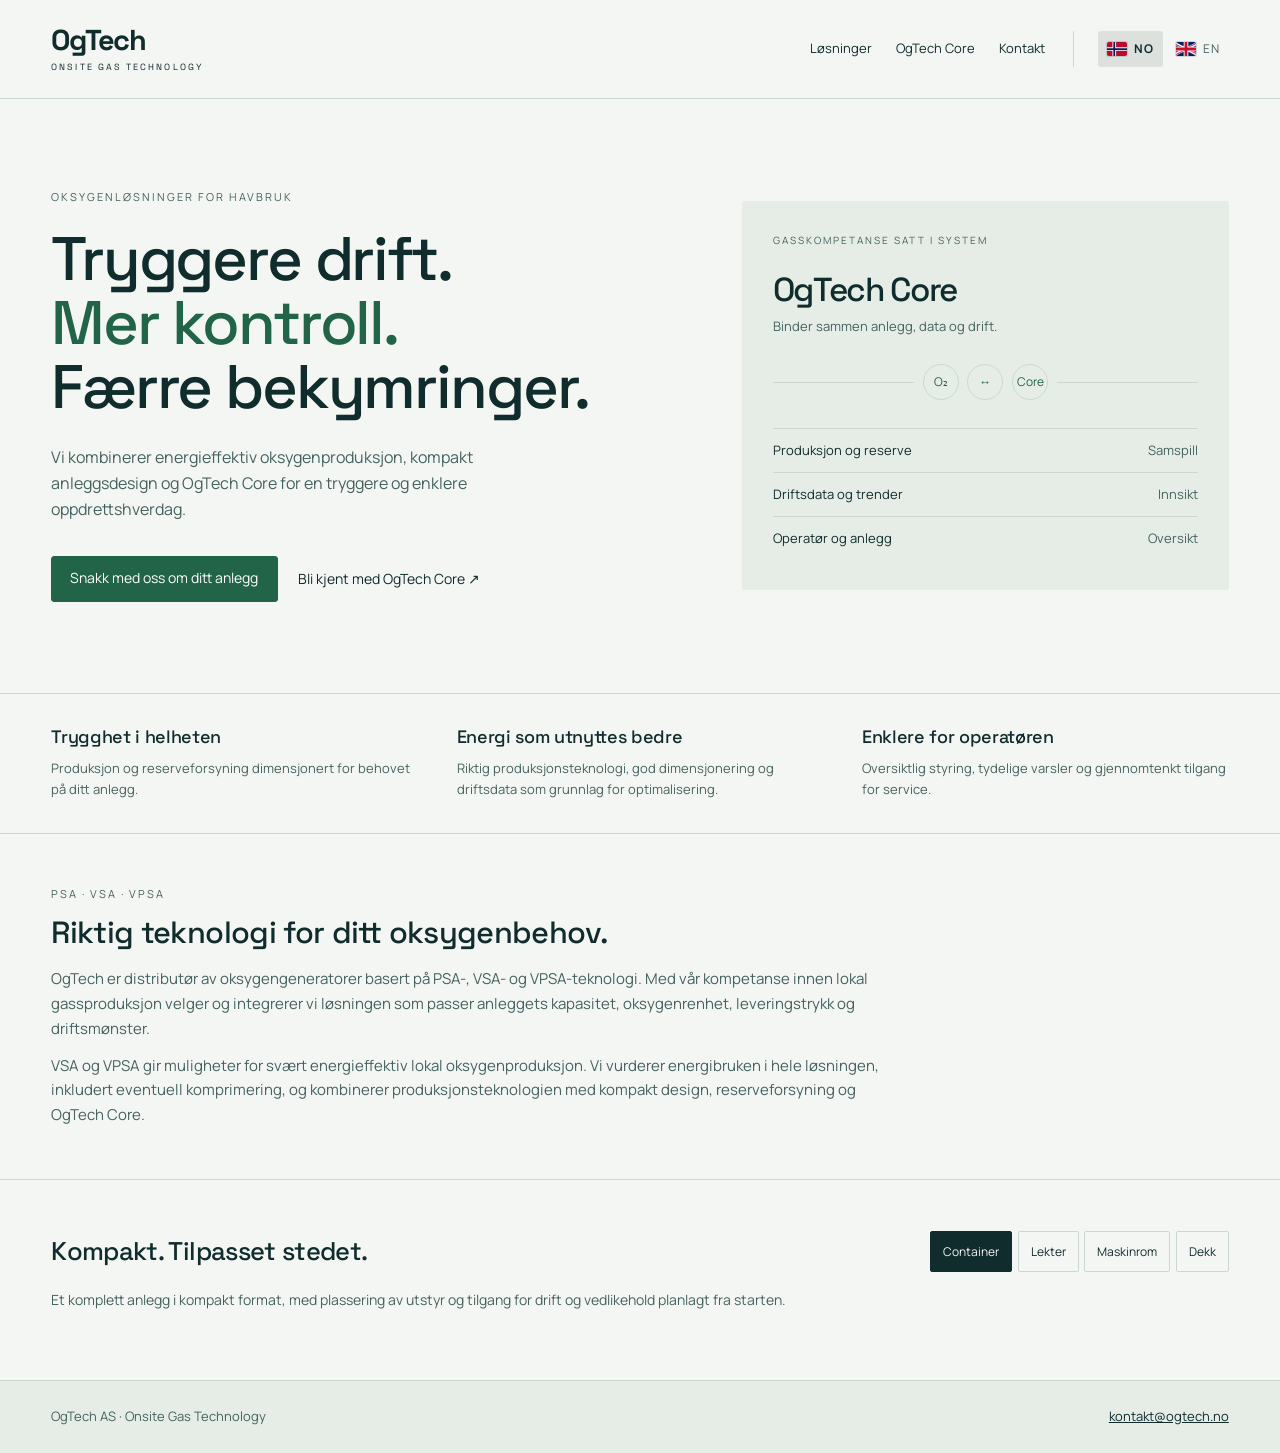
<file: index.html>
<!DOCTYPE html>
<html lang="nb">
<head>
<meta charset="UTF-8">
<meta name="viewport" content="width=device-width, initial-scale=1">
<title>OgTech – Oksygenløsninger for havbruk</title>
<meta name="robots" content="noindex">
<meta name="description" content="OgTech leverer energieffektiv oksygenproduksjon (PSA, VSA, VPSA), kompakte anlegg og OgTech Core for tryggere drift i havbruk.">
<link rel="icon" href="assets/favicon.svg" type="image/svg+xml">
<link rel="preload" href="assets/fonts/manrope-latin-wght-normal.woff2" as="font" type="font/woff2" crossorigin>
<link rel="preload" href="assets/fonts/space-grotesk-latin-wght-normal.woff2" as="font" type="font/woff2" crossorigin>
<link rel="stylesheet" href="assets/style.css">
</head>
<body>
<header class="site-header">
 <div class="wrap">
  <a class="brand" href="index.html">OgTech<small>ONSITE GAS TECHNOLOGY</small></a>
  <div class="header-right">
   <nav class="menu" aria-label="Hovedmeny">
    <button type="button" class="menu-link" data-panel="solutions" aria-expanded="false">Løsninger</button>
    <button type="button" class="menu-link" data-panel="core" aria-expanded="false">OgTech Core</button>
    <button type="button" class="menu-link" data-panel="contact" aria-expanded="false">Kontakt</button>
   </nav>
   <nav class="lang" aria-label="Språk">
    <a href="index.html" hreflang="nb" lang="nb" aria-current="page" title="Norsk"><svg viewBox="0 0 22 16" preserveAspectRatio="none" aria-hidden="true"><rect width="22" height="16" fill="#ba0c2f"/><path d="M6 0h4v16H6zM0 6h22v4H0z" fill="#fff"/><path d="M7 0h2v16H7zM0 7h22v2H0z" fill="#00205b"/></svg>NO</a>
    <a href="en/index.html" hreflang="en" lang="en" title="English"><svg viewBox="0 0 60 30" preserveAspectRatio="xMidYMid slice" aria-hidden="true"><clipPath id="uk-t"><path d="M30 15h30v15zv15H0zH0V0zV0h30z"/></clipPath><path d="M0 0h60v30H0z" fill="#012169"/><path d="M0 0l60 30m0-30L0 30" stroke="#fff" stroke-width="6"/><path d="M0 0l60 30m0-30L0 30" clip-path="url(#uk-t)" stroke="#c8102e" stroke-width="4"/><path d="M30 0v30M0 15h60" stroke="#fff" stroke-width="10"/><path d="M30 0v30M0 15h60" stroke="#c8102e" stroke-width="6"/></svg>EN</a>
   </nav>
  </div>
 </div>
</header>

<section class="panel" id="panel-solutions" hidden aria-live="polite">
 <div class="wrap">
  <h2>Riktig teknologi. En gjennomtenkt helhet.</h2>
  <p>OgTech er distributør av oksygengeneratorer basert på PSA-, VSA- og VPSA-teknologi. Vi vurderer kapasitet, oksygenrenhet, leveringstrykk, driftsmønster og samlet energibruk for å finne riktig løsning. VSA og VPSA gir muligheter for svært energieffektiv lokal produksjon. Anlegget kan kombineres med flytende oksygen (LOX) for reserveforsyning og forbrukstopper.</p>
 </div>
</section>
<section class="panel" id="panel-core" hidden aria-live="polite">
 <div class="wrap">
  <h2>OgTech Core. Gasskompetanse satt i system.</h2>
  <p>OgTech Core utvikles for å samle styring, kommunikasjon og driftsdata i en oversiktlig løsning. Målet er bedre samspill i oksygensystemet, enklere operatørarbeid og et bedre grunnlag for å oppdage avvik og optimalisere driften.</p>
 </div>
</section>
<section class="panel" id="panel-contact" hidden aria-live="polite">
 <div class="wrap">
  <h2>La oss se på ditt anlegg.</h2>
  <p>Fortell oss om oksygenbehov, plassering og dagens løsning. Sammen finner vi et godt utgangspunkt for produksjon, styring og reserveforsyning.<br><a href="mailto:kontakt@ogtech.no">kontakt@ogtech.no</a></p>
 </div>
</section>

<main>
 <div class="wrap hero">
  <div class="hero-text">
   <p class="eyebrow">Oksygenløsninger for havbruk</p>
   <h1>Tryggere drift.<br><em>Mer kontroll.</em><br>Færre bekymringer.</h1>
   <p class="intro">Vi kombinerer energieffektiv oksygenproduksjon, kompakt anleggsdesign og OgTech Core for en tryggere og enklere oppdrettshverdag.</p>
   <div class="actions">
    <button type="button" class="btn-primary" data-panel="contact" aria-expanded="false">Snakk med oss om ditt anlegg</button>
    <button type="button" class="btn-secondary" data-panel="core" aria-expanded="false">Bli kjent med OgTech Core ↗</button>
   </div>
  </div>
  <div class="core" aria-label="Prinsippskisse av samspillet i OgTech Core">
   <p class="eyebrow">Gasskompetanse satt i system</p>
   <h2 class="core-name">OgTech Core</h2>
   <p class="core-sub">Binder sammen anlegg, data og drift.</p>
   <div class="connect" aria-hidden="true"><span>O₂</span><span>↔</span><span>Core</span></div>
   <ul class="core-list">
    <li><span>Produksjon og reserve</span><span>Samspill</span></li>
    <li><span>Driftsdata og trender</span><span>Innsikt</span></li>
    <li><span>Operatør og anlegg</span><span>Oversikt</span></li>
   </ul>
  </div>
 </div>

 <div class="principles">
  <div class="wrap">
   <section><h2>Trygghet i helheten</h2><p>Produksjon og reserveforsyning dimensjonert for behovet på ditt anlegg.</p></section>
   <section><h2>Energi som utnyttes bedre</h2><p>Riktig produksjonsteknologi, god dimensjonering og driftsdata som grunnlag for optimalisering.</p></section>
   <section><h2>Enklere for operatøren</h2><p>Oversiktlig styring, tydelige varsler og gjennomtenkt tilgang for service.</p></section>
  </div>
 </div>

 <section class="technology">
  <div class="wrap">
   <p class="eyebrow">PSA · VSA · VPSA</p>
   <h2>Riktig teknologi for ditt oksygenbehov.</h2>
   <p>OgTech er distributør av oksygengeneratorer basert på PSA-, VSA- og VPSA-teknologi. Med vår kompetanse innen lokal gassproduksjon velger og integrerer vi løsningen som passer anleggets kapasitet, oksygenrenhet, leveringstrykk og driftsmønster.</p>
   <p>VSA og VPSA gir muligheter for svært energieffektiv lokal oksygenproduksjon. Vi vurderer energibruken i hele løsningen, inkludert eventuell komprimering, og kombinerer produksjonsteknologien med kompakt design, reserveforsyning og OgTech Core.</p>
  </div>
 </section>

 <section class="install">
  <div class="wrap">
   <div class="install-head">
    <h2>Kompakt. Tilpasset stedet.</h2>
    <div class="install-nav" role="group" aria-label="Velg installasjon">
     <button type="button" class="choice" aria-pressed="true" data-install="container" data-text="Et komplett anlegg i kompakt format, med plassering av utstyr og tilgang for drift og vedlikehold planlagt fra starten.">Container</button>
     <button type="button" class="choice" aria-pressed="false" data-install="barge" data-text="Oksygenproduksjon og reserveforsyning tilpasset lekterens plass, øvrige systemer og praktiske driftsbehov.">Lekter</button>
     <button type="button" class="choice" aria-pressed="false" data-install="room" data-text="Et anlegg tilpasset maskinrommet, der utstyrsplassering, ventilasjon og servicetilgang inngår i designet.">Maskinrom</button>
     <button type="button" class="choice" aria-pressed="false" data-install="deck" data-text="Kompakt plassering på dekk, med utforming og beskyttelse tilpasset driftsmiljøet og behovet for enkel tilgang.">Dekk</button>
    </div>
   </div>
   <p class="install-copy" aria-live="polite">Et komplett anlegg i kompakt format, med plassering av utstyr og tilgang for drift og vedlikehold planlagt fra starten.</p>
  </div>
 </section>
</main>

<footer class="site-footer">
 <div class="wrap">
  <span>OgTech AS · Onsite Gas Technology</span>
  <a href="mailto:kontakt@ogtech.no">kontakt@ogtech.no</a>
 </div>
</footer>
<script src="assets/main.js"></script>
</body>
</html>
</file>
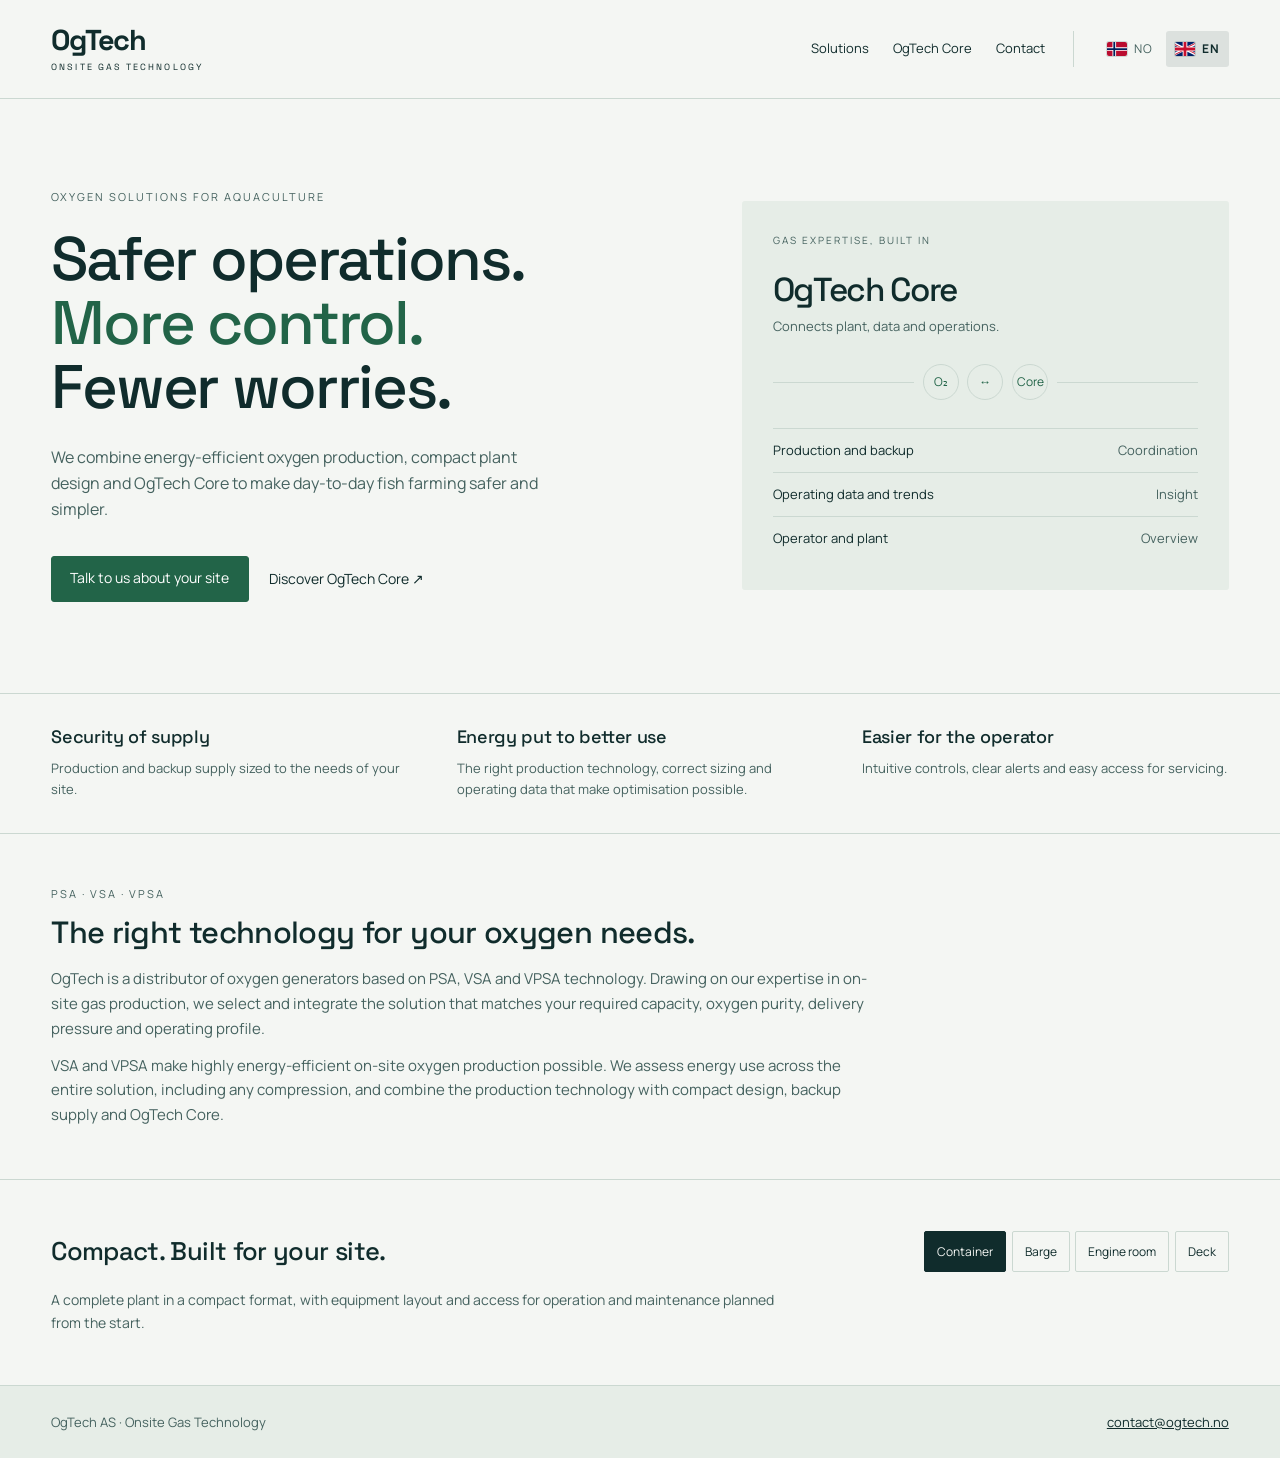
<file: en/index.html>
<!DOCTYPE html>
<html lang="en">
<head>
<meta charset="UTF-8">
<meta name="viewport" content="width=device-width, initial-scale=1">
<title>OgTech – Oxygen solutions for aquaculture</title>
<meta name="robots" content="noindex">
<meta name="description" content="OgTech delivers energy-efficient oxygen production (PSA, VSA, VPSA), compact plants and OgTech Core for safer aquaculture operations.">
<link rel="icon" href="../assets/favicon.svg" type="image/svg+xml">
<link rel="preload" href="../assets/fonts/manrope-latin-wght-normal.woff2" as="font" type="font/woff2" crossorigin>
<link rel="preload" href="../assets/fonts/space-grotesk-latin-wght-normal.woff2" as="font" type="font/woff2" crossorigin>
<link rel="stylesheet" href="../assets/style.css">
</head>
<body>
<header class="site-header">
 <div class="wrap">
  <a class="brand" href="index.html">OgTech<small>ONSITE GAS TECHNOLOGY</small></a>
  <div class="header-right">
   <nav class="menu" aria-label="Main menu">
    <button type="button" class="menu-link" data-panel="solutions" aria-expanded="false">Solutions</button>
    <button type="button" class="menu-link" data-panel="core" aria-expanded="false">OgTech Core</button>
    <button type="button" class="menu-link" data-panel="contact" aria-expanded="false">Contact</button>
   </nav>
   <nav class="lang" aria-label="Language">
    <a href="../index.html" hreflang="nb" lang="nb" title="Norsk"><svg viewBox="0 0 22 16" preserveAspectRatio="none" aria-hidden="true"><rect width="22" height="16" fill="#ba0c2f"/><path d="M6 0h4v16H6zM0 6h22v4H0z" fill="#fff"/><path d="M7 0h2v16H7zM0 7h22v2H0z" fill="#00205b"/></svg>NO</a>
    <a href="index.html" hreflang="en" lang="en" aria-current="page" title="English"><svg viewBox="0 0 60 30" preserveAspectRatio="xMidYMid slice" aria-hidden="true"><clipPath id="uk-t"><path d="M30 15h30v15zv15H0zH0V0zV0h30z"/></clipPath><path d="M0 0h60v30H0z" fill="#012169"/><path d="M0 0l60 30m0-30L0 30" stroke="#fff" stroke-width="6"/><path d="M0 0l60 30m0-30L0 30" clip-path="url(#uk-t)" stroke="#c8102e" stroke-width="4"/><path d="M30 0v30M0 15h60" stroke="#fff" stroke-width="10"/><path d="M30 0v30M0 15h60" stroke="#c8102e" stroke-width="6"/></svg>EN</a>
   </nav>
  </div>
 </div>
</header>

<section class="panel" id="panel-solutions" hidden aria-live="polite">
 <div class="wrap">
  <h2>The right technology. Engineered as a complete system.</h2>
  <p>OgTech is a distributor of oxygen generators based on PSA, VSA and VPSA technology. We assess capacity, oxygen purity, delivery pressure, operating profile and overall energy use to find the right solution. VSA and VPSA enable highly energy-efficient on-site production. The plant can be combined with liquid oxygen (LOX) for backup supply and peak demand.</p>
 </div>
</section>
<section class="panel" id="panel-core" hidden aria-live="polite">
 <div class="wrap">
  <h2>OgTech Core. Gas expertise, built in.</h2>
  <p>OgTech Core is being developed to bring control, communication and operating data together in a single, clear overview. The goal is better coordination across the oxygen system, easier work for operators and a stronger basis for detecting anomalies and optimising operations.</p>
 </div>
</section>
<section class="panel" id="panel-contact" hidden aria-live="polite">
 <div class="wrap">
  <h2>Let’s take a look at your site.</h2>
  <p>Tell us about your oxygen demand, location and current setup. Together, we’ll find the right starting point for production, control and backup supply.<br><a href="mailto:contact@ogtech.no">contact@ogtech.no</a></p>
 </div>
</section>

<main>
 <div class="wrap hero">
  <div class="hero-text">
   <p class="eyebrow">Oxygen solutions for aquaculture</p>
   <h1>Safer operations.<br><em>More control.</em><br>Fewer worries.</h1>
   <p class="intro">We combine energy-efficient oxygen production, compact plant design and OgTech Core to make day-to-day fish farming safer and simpler.</p>
   <div class="actions">
    <button type="button" class="btn-primary" data-panel="contact" aria-expanded="false">Talk to us about your site</button>
    <button type="button" class="btn-secondary" data-panel="core" aria-expanded="false">Discover OgTech Core ↗</button>
   </div>
  </div>
  <div class="core" aria-label="Concept sketch of how OgTech Core connects the system">
   <p class="eyebrow">Gas expertise, built in</p>
   <h2 class="core-name">OgTech Core</h2>
   <p class="core-sub">Connects plant, data and operations.</p>
   <div class="connect" aria-hidden="true"><span>O₂</span><span>↔</span><span>Core</span></div>
   <ul class="core-list">
    <li><span>Production and backup</span><span>Coordination</span></li>
    <li><span>Operating data and trends</span><span>Insight</span></li>
    <li><span>Operator and plant</span><span>Overview</span></li>
   </ul>
  </div>
 </div>

 <div class="principles">
  <div class="wrap">
   <section><h2>Security of supply</h2><p>Production and backup supply sized to the needs of your site.</p></section>
   <section><h2>Energy put to better use</h2><p>The right production technology, correct sizing and operating data that make optimisation possible.</p></section>
   <section><h2>Easier for the operator</h2><p>Intuitive controls, clear alerts and easy access for servicing.</p></section>
  </div>
 </div>

 <section class="technology">
  <div class="wrap">
   <p class="eyebrow">PSA · VSA · VPSA</p>
   <h2>The right technology for your oxygen needs.</h2>
   <p>OgTech is a distributor of oxygen generators based on PSA, VSA and VPSA technology. Drawing on our expertise in on-site gas production, we select and integrate the solution that matches your required capacity, oxygen purity, delivery pressure and operating profile.</p>
   <p>VSA and VPSA make highly energy-efficient on-site oxygen production possible. We assess energy use across the entire solution, including any compression, and combine the production technology with compact design, backup supply and OgTech Core.</p>
  </div>
 </section>

 <section class="install">
  <div class="wrap">
   <div class="install-head">
    <h2>Compact. Built for your site.</h2>
    <div class="install-nav" role="group" aria-label="Choose installation">
     <button type="button" class="choice" aria-pressed="true" data-install="container" data-text="A complete plant in a compact format, with equipment layout and access for operation and maintenance planned from the start.">Container</button>
     <button type="button" class="choice" aria-pressed="false" data-install="barge" data-text="Oxygen production and backup supply designed around the space on board, the barge’s other systems and day-to-day operating needs.">Barge</button>
     <button type="button" class="choice" aria-pressed="false" data-install="room" data-text="A plant fitted to the engine room, with equipment layout, ventilation and service access built into the design.">Engine room</button>
     <button type="button" class="choice" aria-pressed="false" data-install="deck" data-text="A compact on-deck installation, designed and protected for the operating environment while keeping equipment easy to access.">Deck</button>
    </div>
   </div>
   <p class="install-copy" aria-live="polite">A complete plant in a compact format, with equipment layout and access for operation and maintenance planned from the start.</p>
  </div>
 </section>
</main>

<footer class="site-footer">
 <div class="wrap">
  <span>OgTech AS · Onsite Gas Technology</span>
  <a href="mailto:contact@ogtech.no">contact@ogtech.no</a>
 </div>
</footer>
<script src="../assets/main.js"></script>
</body>
</html>
</file>
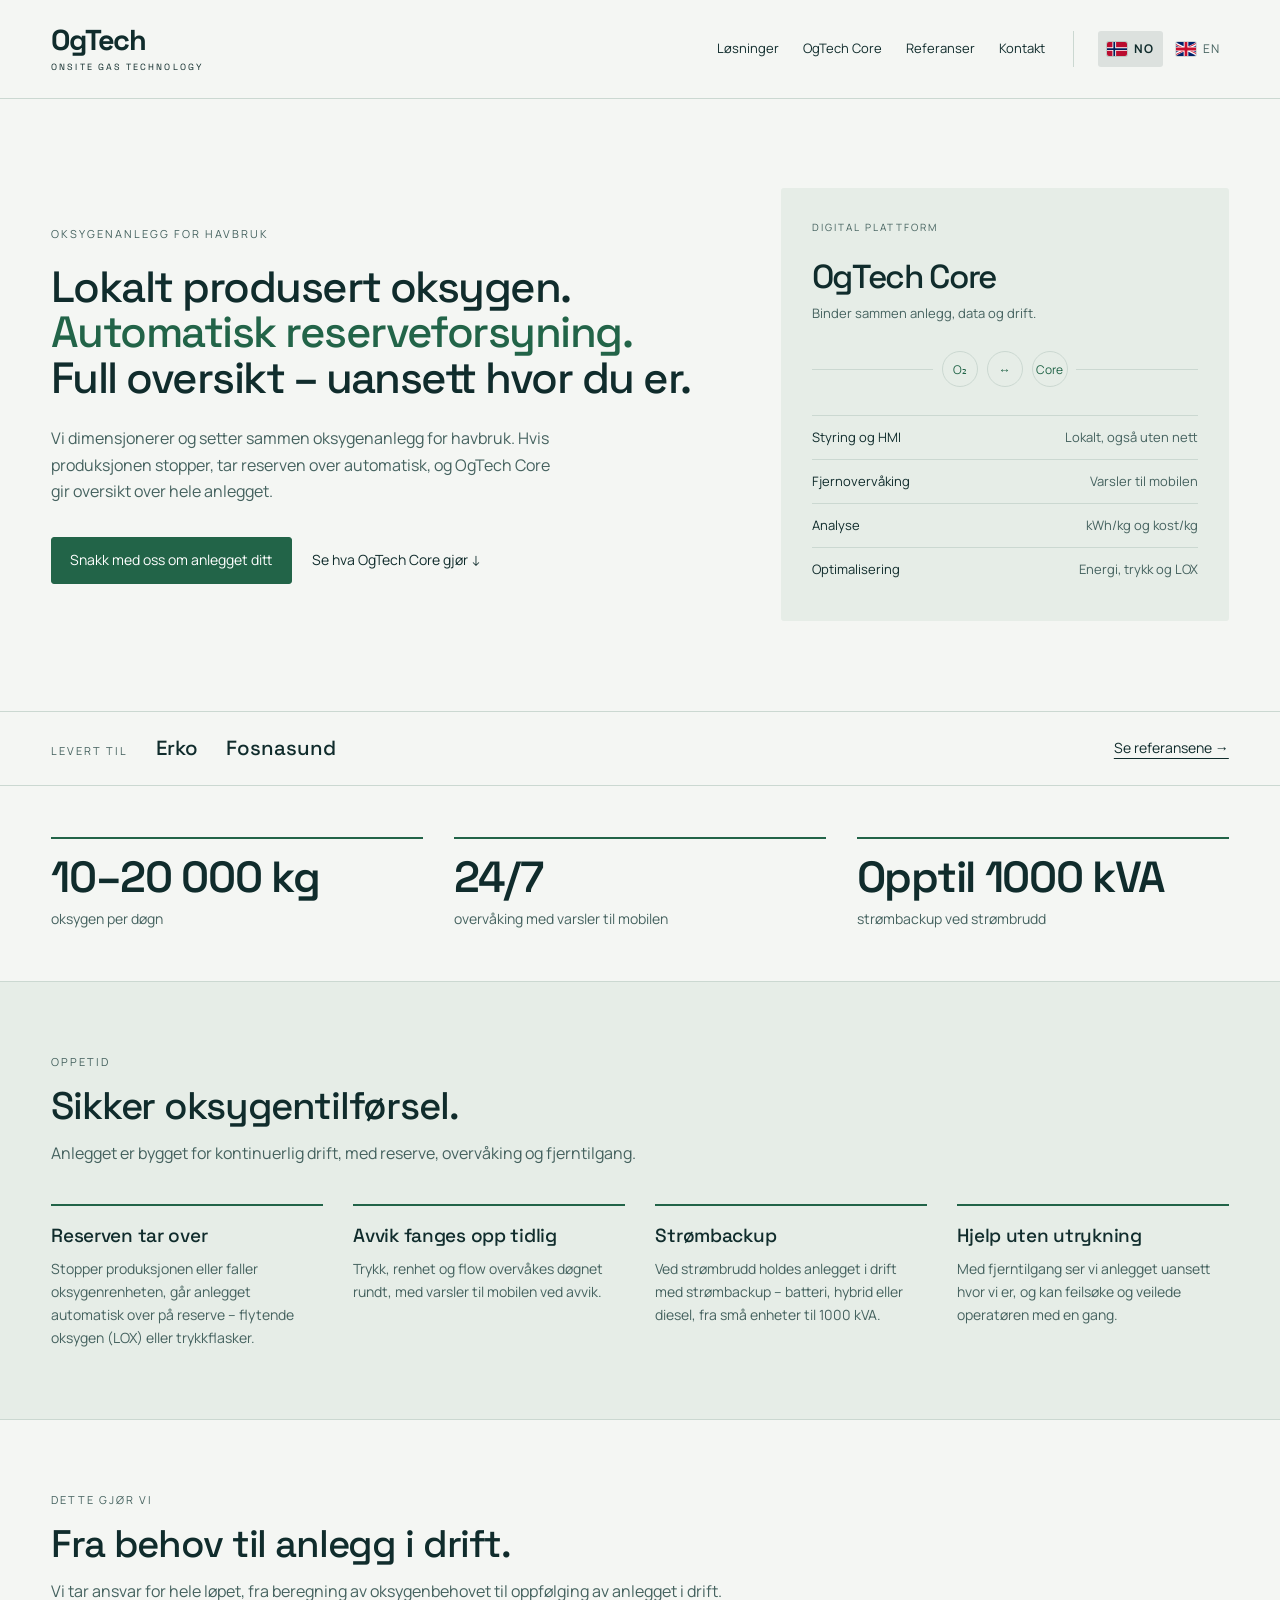
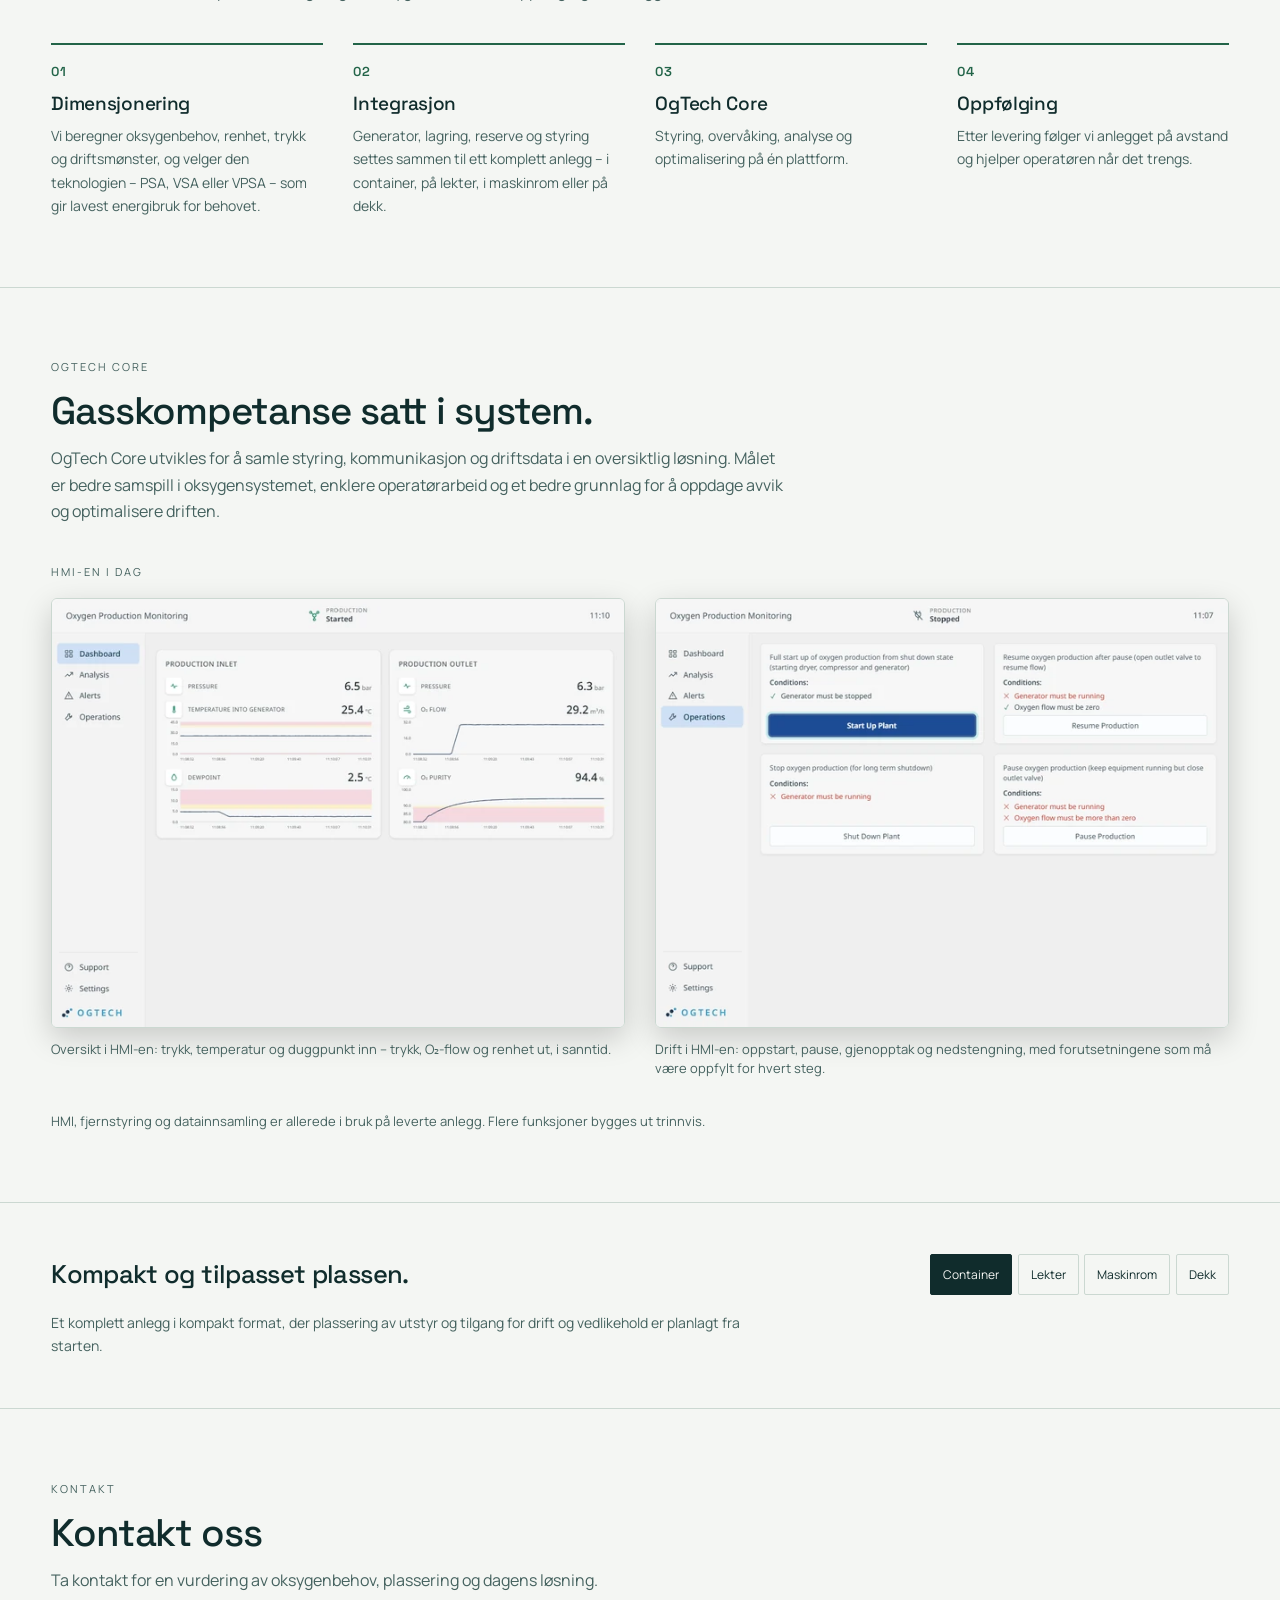
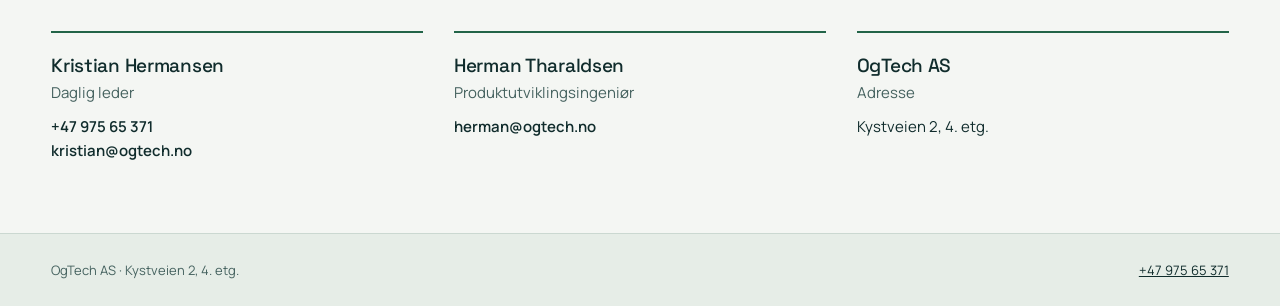
<file: v2/index.html>
<!DOCTYPE html>
<html lang="nb">
<head>
<meta charset="UTF-8">
<meta name="viewport" content="width=device-width, initial-scale=1">
<title>OgTech – Oksygenanlegg for havbruk med automatisk reserve</title>
<meta name="robots" content="noindex">
<meta name="description" content="OgTech dimensjonerer og setter sammen oksygenanlegg for havbruk, med automatisk reserveforsyning, fjernovervåking og OgTech Core – en digital plattform for styring, analyse og optimalisering.">
<meta property="og:type" content="website">
<meta property="og:site_name" content="OgTech">
<meta property="og:title" content="OgTech – Oksygenanlegg for havbruk med automatisk reserve">
<meta property="og:description" content="OgTech dimensjonerer og setter sammen oksygenanlegg for havbruk, med automatisk reserveforsyning, fjernovervåking og OgTech Core – en digital plattform for styring, analyse og optimalisering.">
<meta property="og:url" content="https://ogtech-as.github.io/Ogtech.no/v2/">
<meta property="og:image" content="https://ogtech-as.github.io/Ogtech.no/v2/assets/img/share-nb.jpg">
<meta property="og:image:width" content="1200">
<meta property="og:image:height" content="630">
<meta property="og:image:alt" content="OgTech – Lokalt produsert oksygen. Automatisk reserveforsyning. Full oversikt.">
<meta property="og:locale" content="nb_NO">
<meta name="twitter:card" content="summary_large_image">
<link rel="icon" href="assets/favicon.svg" type="image/svg+xml">
<link rel="preload" href="assets/fonts/manrope-latin-wght-normal.woff2" as="font" type="font/woff2" crossorigin>
<link rel="preload" href="assets/fonts/space-grotesk-latin-wght-normal.woff2" as="font" type="font/woff2" crossorigin>
<link rel="stylesheet" href="assets/style.css">
</head>
<body>
<a class="skip-link" href="#innhold">Hopp til innhold</a>
<header class="site-header">
 <div class="wrap">
  <a class="brand" href="index.html">OgTech<small>ONSITE GAS TECHNOLOGY</small></a>
  <div class="header-right">
   <nav class="menu" aria-label="Hovedmeny">
    <a class="menu-link" href="#losninger">Løsninger</a>
    <a class="menu-link" href="#ogtech-core">OgTech Core</a>
    <a class="menu-link" href="referanser/index.html">Referanser</a>
    <a class="menu-link" href="#kontakt">Kontakt</a>
   </nav>
   <nav class="lang" aria-label="Språk">
    <a href="index.html" hreflang="nb" lang="nb" aria-current="page" title="Norsk"><svg viewBox="0 0 22 16" preserveAspectRatio="none" aria-hidden="true"><rect width="22" height="16" fill="#ba0c2f"/><path d="M6 0h4v16H6zM0 6h22v4H0z" fill="#fff"/><path d="M7 0h2v16H7zM0 7h22v2H0z" fill="#00205b"/></svg>NO</a>
    <a href="en/index.html" hreflang="en" lang="en" title="English"><svg viewBox="0 0 60 30" preserveAspectRatio="xMidYMid slice" aria-hidden="true"><clipPath id="uk-t"><path d="M30 15h30v15zv15H0zH0V0zV0h30z"/></clipPath><path d="M0 0h60v30H0z" fill="#012169"/><path d="M0 0l60 30m0-30L0 30" stroke="#fff" stroke-width="6"/><path d="M0 0l60 30m0-30L0 30" clip-path="url(#uk-t)" stroke="#c8102e" stroke-width="4"/><path d="M30 0v30M0 15h60" stroke="#fff" stroke-width="10"/><path d="M30 0v30M0 15h60" stroke="#c8102e" stroke-width="6"/></svg>EN</a>
   </nav>
  </div>
 </div>
</header>

<main id="innhold">
 <div class="wrap hero">
  <div class="hero-text">
   <p class="eyebrow">Oksygenanlegg for havbruk</p>
   <h1 class="h1-long">Lokalt produsert oksygen.<br><em>Automatisk reserveforsyning.</em><br>Full oversikt – <span class="nowrap">uansett hvor du er.</span></h1>
   <p class="intro">Vi dimensjonerer og setter sammen oksygenanlegg for havbruk. Hvis produksjonen stopper, tar reserven over automatisk, og OgTech Core gir oversikt over hele anlegget.</p>
   <div class="actions">
    <a class="btn-primary" href="#kontakt">Snakk med oss om anlegget ditt</a>
    <a class="btn-secondary" href="#ogtech-core">Se hva OgTech Core gjør ↓</a>
   </div>
  </div>
  <div class="core" aria-label="OgTech Core – digital plattform for oksygenanlegg">
   <p class="eyebrow">Digital plattform</p>
   <h2 class="core-name">OgTech Core</h2>
   <p class="core-sub">Binder sammen anlegg, data og drift.</p>
   <div class="connect" aria-hidden="true"><span>O₂</span><span>↔</span><span>Core</span></div>
   <ul class="core-list">
    <li><span>Styring og HMI</span><span>Lokalt, også uten nett</span></li>
    <li><span>Fjernovervåking</span><span>Varsler til mobilen</span></li>
    <li><span>Analyse</span><span>kWh/kg og kost/kg</span></li>
    <li><span>Optimalisering</span><span>Energi, trykk og LOX</span></li>
   </ul>
  </div>
 </div>

 <section class="proof" aria-label="Referanser">
  <div class="wrap">
   <p><span class="proof-label">Levert til</span><strong>Erko</strong><strong>Fosnasund</strong></p>
   <a href="referanser/index.html">Se referansene →</a>
  </div>
 </section>

 <section class="stats" aria-label="Nøkkeltall">
  <div class="wrap">
   <div class="grid grid-3">
    <div class="stat"><p class="stat-num">10–20&nbsp;000&nbsp;kg</p><p class="stat-label">oksygen per døgn</p></div>
    <div class="stat"><p class="stat-num">24/7</p><p class="stat-label">overvåking med varsler til mobilen</p></div>
    <div class="stat"><p class="stat-num">Opptil 1000&nbsp;kVA</p><p class="stat-label">strømbackup ved strømbrudd</p></div>
   </div>
  </div>
 </section>

 <section class="section uptime" aria-labelledby="uptime-title">
  <div class="wrap">
   <div class="section-head">
    <p class="eyebrow">Oppetid</p>
    <h2 id="uptime-title">Sikker oksygentilførsel.</h2>
    <p>Anlegget er bygget for kontinuerlig drift, med reserve, overvåking og fjerntilgang.</p>
   </div>
   <div class="grid grid-4">
    <div class="item"><h3>Reserven tar over</h3><p>Stopper produksjonen eller faller oksygenrenheten, går anlegget automatisk over på reserve – flytende oksygen (LOX) eller trykkflasker.</p></div>
    <div class="item"><h3>Avvik fanges opp tidlig</h3><p>Trykk, renhet og flow overvåkes døgnet rundt, med varsler til mobilen ved avvik.</p></div>
    <div class="item"><h3>Strømbackup</h3><p>Ved strømbrudd holdes anlegget i drift med strømbackup – batteri, hybrid eller diesel, fra små enheter til 1000&nbsp;kVA.</p></div>
    <div class="item"><h3>Hjelp uten utrykning</h3><p>Med fjerntilgang ser vi anlegget uansett hvor vi er, og kan feilsøke og veilede operatøren med en gang.</p></div>
   </div>
  </div>
 </section>

 <section class="section" id="losninger" aria-labelledby="what-title">
  <div class="wrap">
   <div class="section-head">
    <p class="eyebrow">Dette gjør vi</p>
    <h2 id="what-title">Fra behov til anlegg i drift.</h2>
    <p>Vi tar ansvar for hele løpet, fra beregning av oksygenbehovet til oppfølging av anlegget i drift.</p>
   </div>
   <ol class="grid grid-4 steps">
    <li class="item"><span class="num">01</span><h3>Dimensjonering</h3><p>Vi beregner oksygenbehov, renhet, trykk og driftsmønster, og velger den teknologien – PSA, VSA eller VPSA – som gir lavest energibruk for behovet.</p></li>
    <li class="item"><span class="num">02</span><h3>Integrasjon</h3><p>Generator, lagring, reserve og styring settes sammen til ett komplett anlegg – i container, på lekter, i maskinrom eller på dekk.</p></li>
    <li class="item"><span class="num">03</span><h3>OgTech Core</h3><p>Styring, overvåking, analyse og optimalisering på én plattform.</p></li>
    <li class="item"><span class="num">04</span><h3>Oppfølging</h3><p>Etter levering følger vi anlegget på avstand og hjelper operatøren når det trengs.</p></li>
   </ol>
  </div>
 </section>

 <section class="section" id="ogtech-core" aria-labelledby="core-title">
  <div class="wrap">
   <div class="section-head">
    <p class="eyebrow">OgTech Core</p>
    <h2 id="core-title">Gasskompetanse satt i system.</h2>
    <p>OgTech Core utvikles for å samle styring, kommunikasjon og driftsdata i en oversiktlig løsning. Målet er bedre samspill i oksygensystemet, enklere operatørarbeid og et bedre grunnlag for å oppdage avvik og optimalisere driften.</p>
   </div>
   <h3 class="sub-title">HMI-en i dag</h3>
   <div class="hmi">
    <figure><img src="assets/img/hmi-dashboard-1042.webp" srcset="assets/img/hmi-dashboard-640.webp 640w, assets/img/hmi-dashboard-1042.webp 1042w" sizes="(max-width: 860px) 100vw, 50vw" width="1042" height="780" alt="Skjermbilde fra HMI-en med oversikt over oksygenproduksjonen: trykk, temperatur og duggpunkt på innløpet, og trykk, O₂-flow og renhet på utløpet." loading="lazy"><figcaption>Oversikt i HMI-en: trykk, temperatur og duggpunkt inn – trykk, O₂-flow og renhet ut, i sanntid.</figcaption></figure>
    <figure><img src="assets/img/hmi-operations-1019.webp" srcset="assets/img/hmi-operations-640.webp 640w, assets/img/hmi-operations-1019.webp 1019w" sizes="(max-width: 860px) 100vw, 50vw" width="1019" height="762" alt="Skjermbilde fra HMI-en med driftsfunksjoner for oppstart, pause, gjenopptak og nedstengning av anlegget." loading="lazy"><figcaption>Drift i HMI-en: oppstart, pause, gjenopptak og nedstengning, med forutsetningene som må være oppfylt for hvert steg.</figcaption></figure>
   </div>
   <p class="note">HMI, fjernstyring og datainnsamling er allerede i bruk på leverte anlegg. Flere funksjoner bygges ut trinnvis.</p>
  </div>
 </section>

 <section class="install">
  <div class="wrap">
   <div class="install-head">
    <h2>Kompakt og tilpasset plassen.</h2>
    <div class="install-nav" role="group" aria-label="Velg installasjon">
     <button type="button" class="choice" aria-pressed="true" data-install="container" data-text="Et komplett anlegg i kompakt format, der plassering av utstyr og tilgang for drift og vedlikehold er planlagt fra starten.">Container</button>
     <button type="button" class="choice" aria-pressed="false" data-install="barge" data-text="Oksygenproduksjon og reserve tilpasset plassen om bord, lekterens øvrige systemer og den daglige driften.">Lekter</button>
     <button type="button" class="choice" aria-pressed="false" data-install="room" data-text="Et anlegg tilpasset maskinrommet, der plassering av utstyr, ventilasjon og servicetilgang er en del av designet.">Maskinrom</button>
     <button type="button" class="choice" aria-pressed="false" data-install="deck" data-text="Kompakt plassering på dekk, med utforming og beskyttelse tilpasset værforholdene og behovet for enkel tilgang.">Dekk</button>
    </div>
   </div>
   <p class="install-copy" aria-live="polite">Et komplett anlegg i kompakt format, der plassering av utstyr og tilgang for drift og vedlikehold er planlagt fra starten.</p>
  </div>
 </section>

 <section class="section contact" id="kontakt" aria-labelledby="contact-title">
  <div class="wrap">
   <div class="section-head">
    <p class="eyebrow">Kontakt</p>
    <h2 id="contact-title">Kontakt oss</h2>
    <p>Ta kontakt for en vurdering av oksygenbehov, plassering og dagens løsning.</p>
   </div>
   <div class="people">
    <div class="person">
     <p class="person-name">Kristian Hermansen</p>
     <p class="person-role">Daglig leder</p>
     <p><a href="tel:+4797565371">+47 975 65 371</a><br><a href="mailto:kristian@ogtech.no">kristian@ogtech.no</a></p>
    </div>
    <div class="person">
     <p class="person-name">Herman Tharaldsen</p>
     <p class="person-role">Produktutviklingsingeniør</p>
     <p><a href="mailto:herman@ogtech.no">herman@ogtech.no</a></p>
    </div>
    <div class="person">
     <p class="person-name">OgTech AS</p>
     <p class="person-role">Adresse</p>
     <p>Kystveien 2, 4. etg.</p>
    </div>
   </div>
  </div>
 </section>
</main>

<footer class="site-footer">
 <div class="wrap">
  <span>OgTech AS · Kystveien 2, 4. etg.</span>
  <a href="tel:+4797565371">+47 975 65 371</a>
 </div>
</footer>
<script src="assets/main.js"></script>
</body>
</html>
</file>
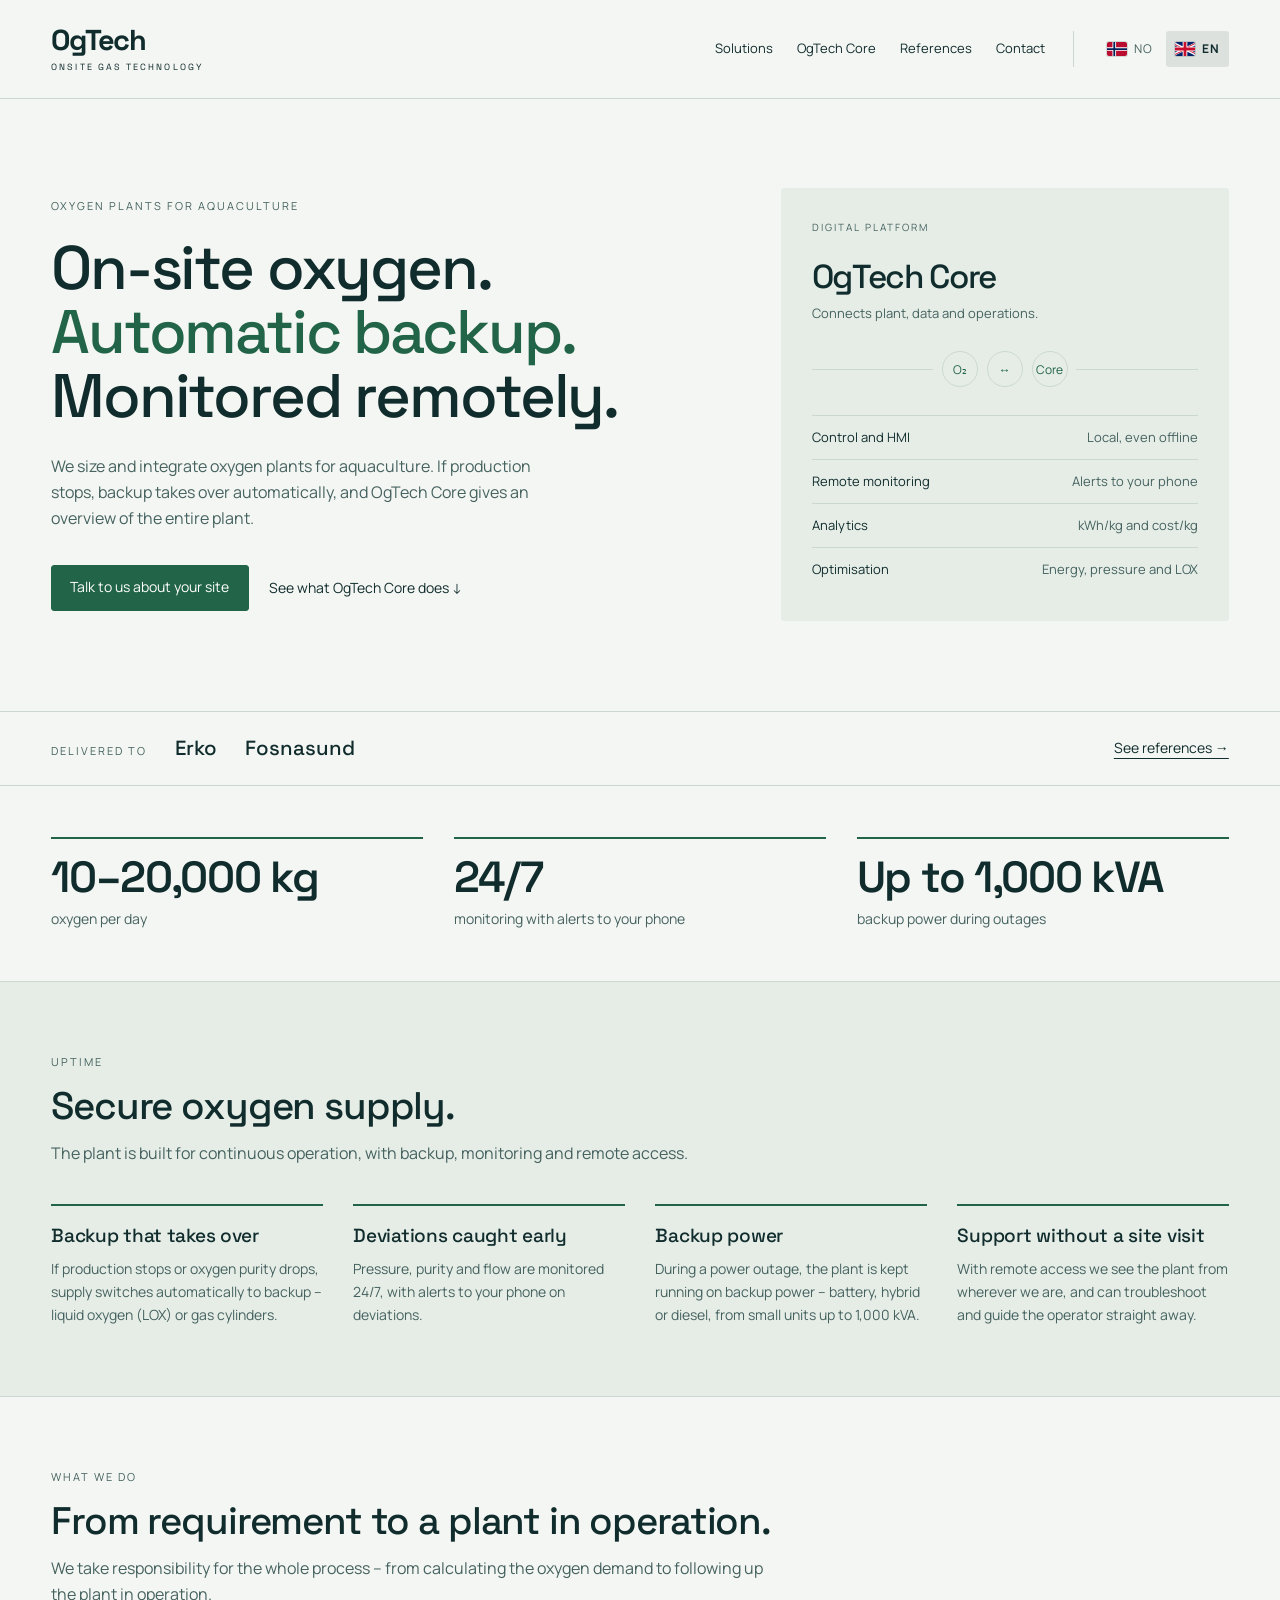
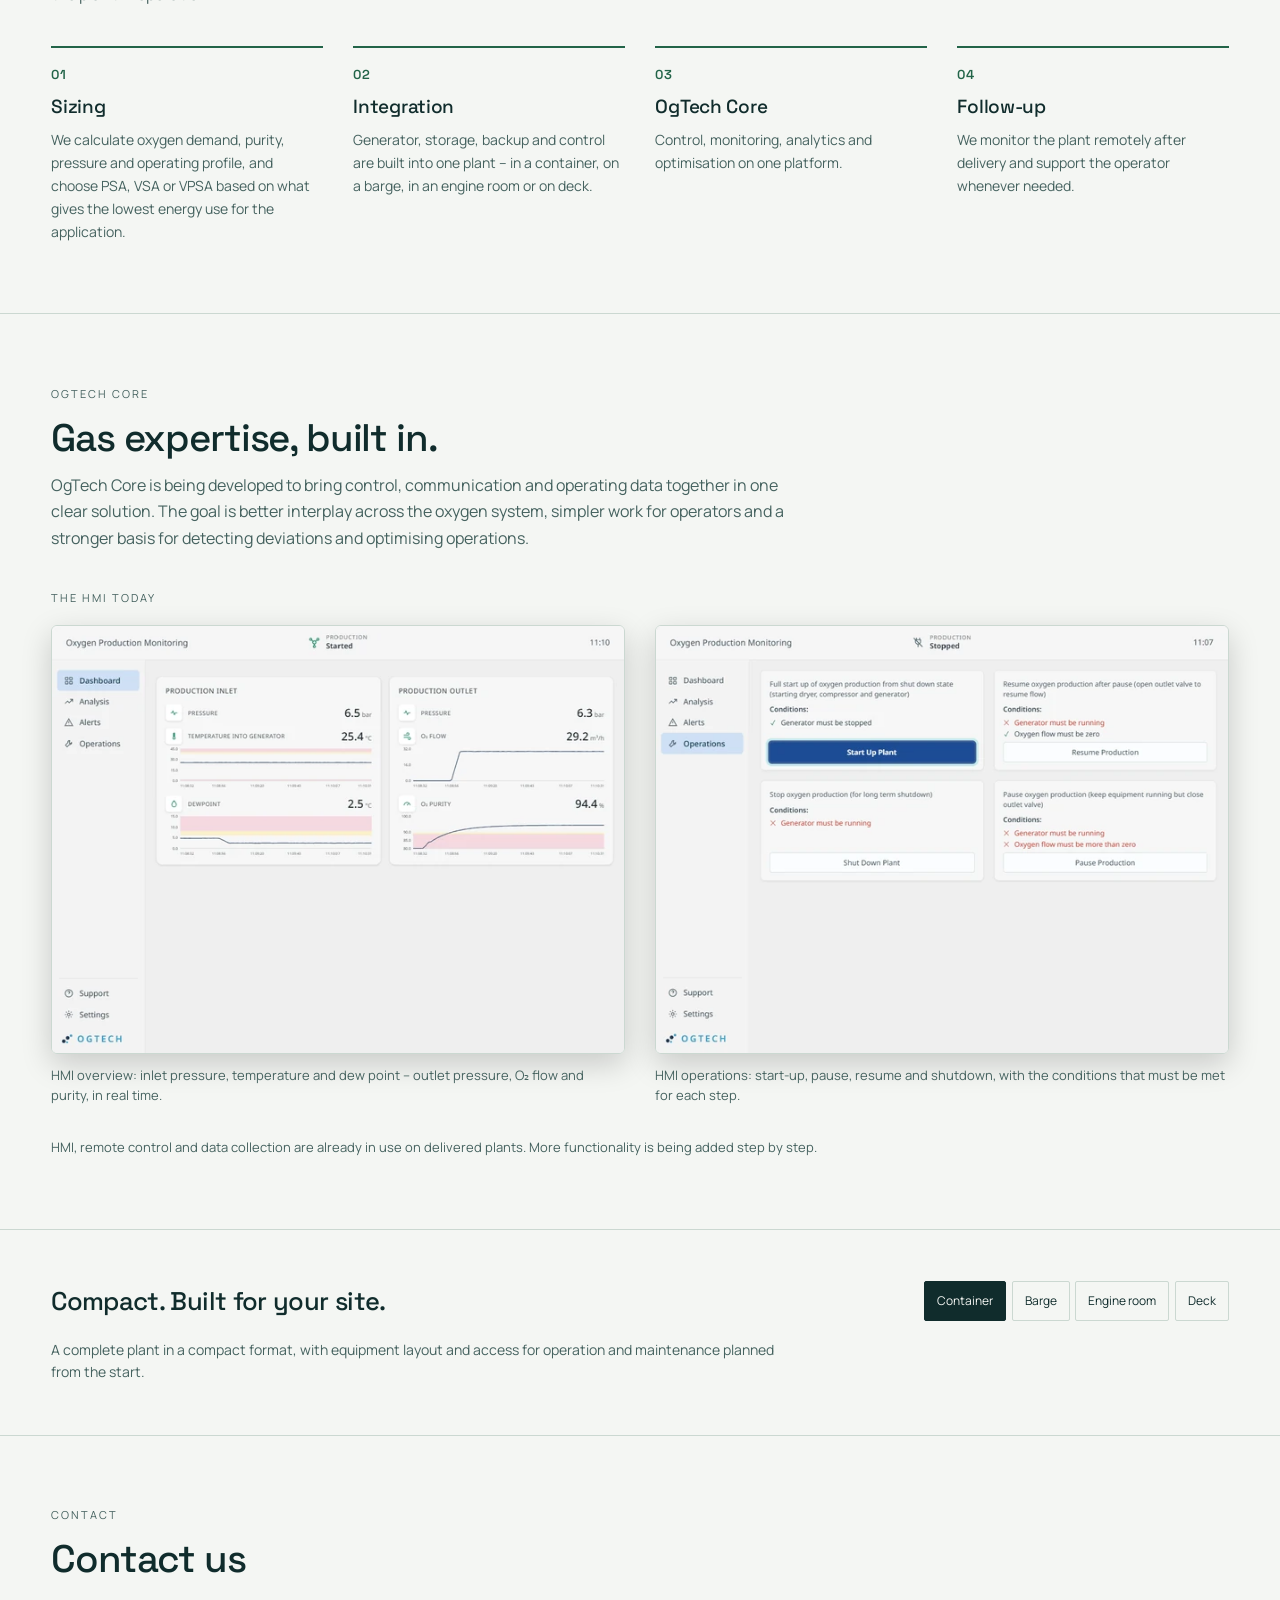
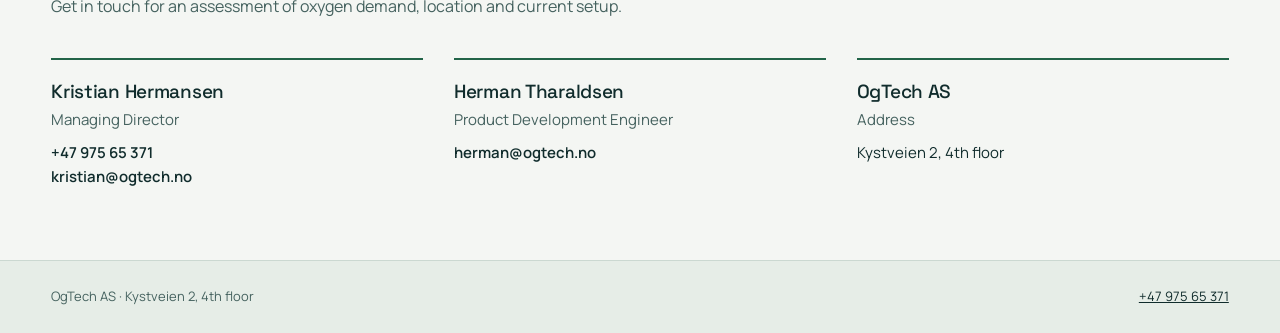
<file: v2/en/index.html>
<!DOCTYPE html>
<html lang="en">
<head>
<meta charset="UTF-8">
<meta name="viewport" content="width=device-width, initial-scale=1">
<title>OgTech – Oxygen plants for aquaculture with automatic backup</title>
<meta name="robots" content="noindex">
<meta name="description" content="OgTech sizes and integrates oxygen plants for aquaculture, with automatic backup supply, remote monitoring and OgTech Core – a digital platform for control, analytics and optimisation.">
<meta property="og:type" content="website">
<meta property="og:site_name" content="OgTech">
<meta property="og:title" content="OgTech – Oxygen plants for aquaculture with automatic backup">
<meta property="og:description" content="OgTech sizes and integrates oxygen plants for aquaculture, with automatic backup supply, remote monitoring and OgTech Core – a digital platform for control, analytics and optimisation.">
<meta property="og:url" content="https://ogtech-as.github.io/Ogtech.no/v2/en/">
<meta property="og:image" content="https://ogtech-as.github.io/Ogtech.no/v2/assets/img/share-en.jpg">
<meta property="og:image:width" content="1200">
<meta property="og:image:height" content="630">
<meta property="og:image:alt" content="OgTech – On-site oxygen. Automatic backup. Monitored remotely.">
<meta property="og:locale" content="en_GB">
<meta name="twitter:card" content="summary_large_image">
<link rel="icon" href="../assets/favicon.svg" type="image/svg+xml">
<link rel="preload" href="../assets/fonts/manrope-latin-wght-normal.woff2" as="font" type="font/woff2" crossorigin>
<link rel="preload" href="../assets/fonts/space-grotesk-latin-wght-normal.woff2" as="font" type="font/woff2" crossorigin>
<link rel="stylesheet" href="../assets/style.css">
</head>
<body>
<a class="skip-link" href="#innhold">Skip to content</a>
<header class="site-header">
 <div class="wrap">
  <a class="brand" href="index.html">OgTech<small>ONSITE GAS TECHNOLOGY</small></a>
  <div class="header-right">
   <nav class="menu" aria-label="Main menu">
    <a class="menu-link" href="#solutions">Solutions</a>
    <a class="menu-link" href="#ogtech-core">OgTech Core</a>
    <a class="menu-link" href="references/index.html">References</a>
    <a class="menu-link" href="#contact-us">Contact</a>
   </nav>
   <nav class="lang" aria-label="Language">
    <a href="../index.html" hreflang="nb" lang="nb" title="Norsk"><svg viewBox="0 0 22 16" preserveAspectRatio="none" aria-hidden="true"><rect width="22" height="16" fill="#ba0c2f"/><path d="M6 0h4v16H6zM0 6h22v4H0z" fill="#fff"/><path d="M7 0h2v16H7zM0 7h22v2H0z" fill="#00205b"/></svg>NO</a>
    <a href="index.html" hreflang="en" lang="en" aria-current="page" title="English"><svg viewBox="0 0 60 30" preserveAspectRatio="xMidYMid slice" aria-hidden="true"><clipPath id="uk-t"><path d="M30 15h30v15zv15H0zH0V0zV0h30z"/></clipPath><path d="M0 0h60v30H0z" fill="#012169"/><path d="M0 0l60 30m0-30L0 30" stroke="#fff" stroke-width="6"/><path d="M0 0l60 30m0-30L0 30" clip-path="url(#uk-t)" stroke="#c8102e" stroke-width="4"/><path d="M30 0v30M0 15h60" stroke="#fff" stroke-width="10"/><path d="M30 0v30M0 15h60" stroke="#c8102e" stroke-width="6"/></svg>EN</a>
   </nav>
  </div>
 </div>
</header>

<main id="innhold">
 <div class="wrap hero">
  <div class="hero-text">
   <p class="eyebrow">Oxygen plants for aquaculture</p>
   <h1>On-site oxygen.<br><em>Automatic backup.</em><br>Monitored remotely.</h1>
   <p class="intro">We size and integrate oxygen plants for aquaculture. If production stops, backup takes over automatically, and OgTech Core gives an overview of the entire plant.</p>
   <div class="actions">
    <a class="btn-primary" href="#contact-us">Talk to us about your site</a>
    <a class="btn-secondary" href="#ogtech-core">See what OgTech Core does ↓</a>
   </div>
  </div>
  <div class="core" aria-label="OgTech Core – digital platform for oxygen plants">
   <p class="eyebrow">Digital platform</p>
   <h2 class="core-name">OgTech Core</h2>
   <p class="core-sub">Connects plant, data and operations.</p>
   <div class="connect" aria-hidden="true"><span>O₂</span><span>↔</span><span>Core</span></div>
   <ul class="core-list">
    <li><span>Control and HMI</span><span>Local, even offline</span></li>
    <li><span>Remote monitoring</span><span>Alerts to your phone</span></li>
    <li><span>Analytics</span><span>kWh/kg and cost/kg</span></li>
    <li><span>Optimisation</span><span>Energy, pressure and LOX</span></li>
   </ul>
  </div>
 </div>

 <section class="proof" aria-label="References">
  <div class="wrap">
   <p><span class="proof-label">Delivered to</span><strong>Erko</strong><strong>Fosnasund</strong></p>
   <a href="references/index.html">See references →</a>
  </div>
 </section>

 <section class="stats" aria-label="Key figures">
  <div class="wrap">
   <div class="grid grid-3">
    <div class="stat"><p class="stat-num">10–20,000&nbsp;kg</p><p class="stat-label">oxygen per day</p></div>
    <div class="stat"><p class="stat-num">24/7</p><p class="stat-label">monitoring with alerts to your phone</p></div>
    <div class="stat"><p class="stat-num">Up to 1,000&nbsp;kVA</p><p class="stat-label">backup power during outages</p></div>
   </div>
  </div>
 </section>

 <section class="section uptime" aria-labelledby="uptime-title">
  <div class="wrap">
   <div class="section-head">
    <p class="eyebrow">Uptime</p>
    <h2 id="uptime-title">Secure oxygen supply.</h2>
    <p>The plant is built for continuous operation, with backup, monitoring and remote access.</p>
   </div>
   <div class="grid grid-4">
    <div class="item"><h3>Backup that takes over</h3><p>If production stops or oxygen purity drops, supply switches automatically to backup – liquid oxygen (LOX) or gas cylinders.</p></div>
    <div class="item"><h3>Deviations caught early</h3><p>Pressure, purity and flow are monitored 24/7, with alerts to your phone on deviations.</p></div>
    <div class="item"><h3>Backup power</h3><p>During a power outage, the plant is kept running on backup power – battery, hybrid or diesel, from small units up to 1,000&nbsp;kVA.</p></div>
    <div class="item"><h3>Support without a site visit</h3><p>With remote access we see the plant from wherever we are, and can troubleshoot and guide the operator straight away.</p></div>
   </div>
  </div>
 </section>

 <section class="section" id="solutions" aria-labelledby="what-title">
  <div class="wrap">
   <div class="section-head">
    <p class="eyebrow">What we do</p>
    <h2 id="what-title">From requirement to a plant in operation.</h2>
    <p>We take responsibility for the whole process – from calculating the oxygen demand to following up the plant in operation.</p>
   </div>
   <ol class="grid grid-4 steps">
    <li class="item"><span class="num">01</span><h3>Sizing</h3><p>We calculate oxygen demand, purity, pressure and operating profile, and choose PSA, VSA or VPSA based on what gives the lowest energy use for the application.</p></li>
    <li class="item"><span class="num">02</span><h3>Integration</h3><p>Generator, storage, backup and control are built into one plant – in a container, on a barge, in an engine room or on deck.</p></li>
    <li class="item"><span class="num">03</span><h3>OgTech Core</h3><p>Control, monitoring, analytics and optimisation on one platform.</p></li>
    <li class="item"><span class="num">04</span><h3>Follow-up</h3><p>We monitor the plant remotely after delivery and support the operator whenever needed.</p></li>
   </ol>
  </div>
 </section>

 <section class="section" id="ogtech-core" aria-labelledby="core-title">
  <div class="wrap">
   <div class="section-head">
    <p class="eyebrow">OgTech Core</p>
    <h2 id="core-title">Gas expertise, built in.</h2>
    <p>OgTech Core is being developed to bring control, communication and operating data together in one clear solution. The goal is better interplay across the oxygen system, simpler work for operators and a stronger basis for detecting deviations and optimising operations.</p>
   </div>
   <h3 class="sub-title">The HMI today</h3>
   <div class="hmi">
    <figure><img src="../assets/img/hmi-dashboard-1042.webp" srcset="../assets/img/hmi-dashboard-640.webp 640w, ../assets/img/hmi-dashboard-1042.webp 1042w" sizes="(max-width: 860px) 100vw, 50vw" width="1042" height="780" alt="HMI screenshot showing oxygen production: inlet pressure, temperature and dew point, and outlet pressure, O₂ flow and purity." loading="lazy"><figcaption>HMI overview: inlet pressure, temperature and dew point – outlet pressure, O₂ flow and purity, in real time.</figcaption></figure>
    <figure><img src="../assets/img/hmi-operations-1019.webp" srcset="../assets/img/hmi-operations-640.webp 640w, ../assets/img/hmi-operations-1019.webp 1019w" sizes="(max-width: 860px) 100vw, 50vw" width="1019" height="762" alt="HMI screenshot with operating functions for start-up, pause, resume and shutdown of the plant." loading="lazy"><figcaption>HMI operations: start-up, pause, resume and shutdown, with the conditions that must be met for each step.</figcaption></figure>
   </div>
   <p class="note">HMI, remote control and data collection are already in use on delivered plants. More functionality is being added step by step.</p>
  </div>
 </section>

 <section class="install">
  <div class="wrap">
   <div class="install-head">
    <h2>Compact. Built for your site.</h2>
    <div class="install-nav" role="group" aria-label="Choose installation">
     <button type="button" class="choice" aria-pressed="true" data-install="container" data-text="A complete plant in a compact format, with equipment layout and access for operation and maintenance planned from the start.">Container</button>
     <button type="button" class="choice" aria-pressed="false" data-install="barge" data-text="Oxygen production and backup supply designed around the space on board, the barge’s other systems and day-to-day operating needs.">Barge</button>
     <button type="button" class="choice" aria-pressed="false" data-install="room" data-text="A plant fitted to the engine room, with equipment layout, ventilation and service access built into the design.">Engine room</button>
     <button type="button" class="choice" aria-pressed="false" data-install="deck" data-text="A compact on-deck installation, designed and protected for the operating environment while keeping equipment easy to access.">Deck</button>
    </div>
   </div>
   <p class="install-copy" aria-live="polite">A complete plant in a compact format, with equipment layout and access for operation and maintenance planned from the start.</p>
  </div>
 </section>

 <section class="section contact" id="contact-us" aria-labelledby="contact-title">
  <div class="wrap">
   <div class="section-head">
    <p class="eyebrow">Contact</p>
    <h2 id="contact-title">Contact us</h2>
    <p>Get in touch for an assessment of oxygen demand, location and current setup.</p>
   </div>
   <div class="people">
    <div class="person">
     <p class="person-name">Kristian Hermansen</p>
     <p class="person-role">Managing Director</p>
     <p><a href="tel:+4797565371">+47 975 65 371</a><br><a href="mailto:kristian@ogtech.no">kristian@ogtech.no</a></p>
    </div>
    <div class="person">
     <p class="person-name">Herman Tharaldsen</p>
     <p class="person-role">Product Development Engineer</p>
     <p><a href="mailto:herman@ogtech.no">herman@ogtech.no</a></p>
    </div>
    <div class="person">
     <p class="person-name">OgTech AS</p>
     <p class="person-role">Address</p>
     <p>Kystveien 2, 4th floor</p>
    </div>
   </div>
  </div>
 </section>
</main>

<footer class="site-footer">
 <div class="wrap">
  <span>OgTech AS · Kystveien 2, 4th floor</span>
  <a href="tel:+4797565371">+47 975 65 371</a>
 </div>
</footer>
<script src="../assets/main.js"></script>
</body>
</html>
</file>
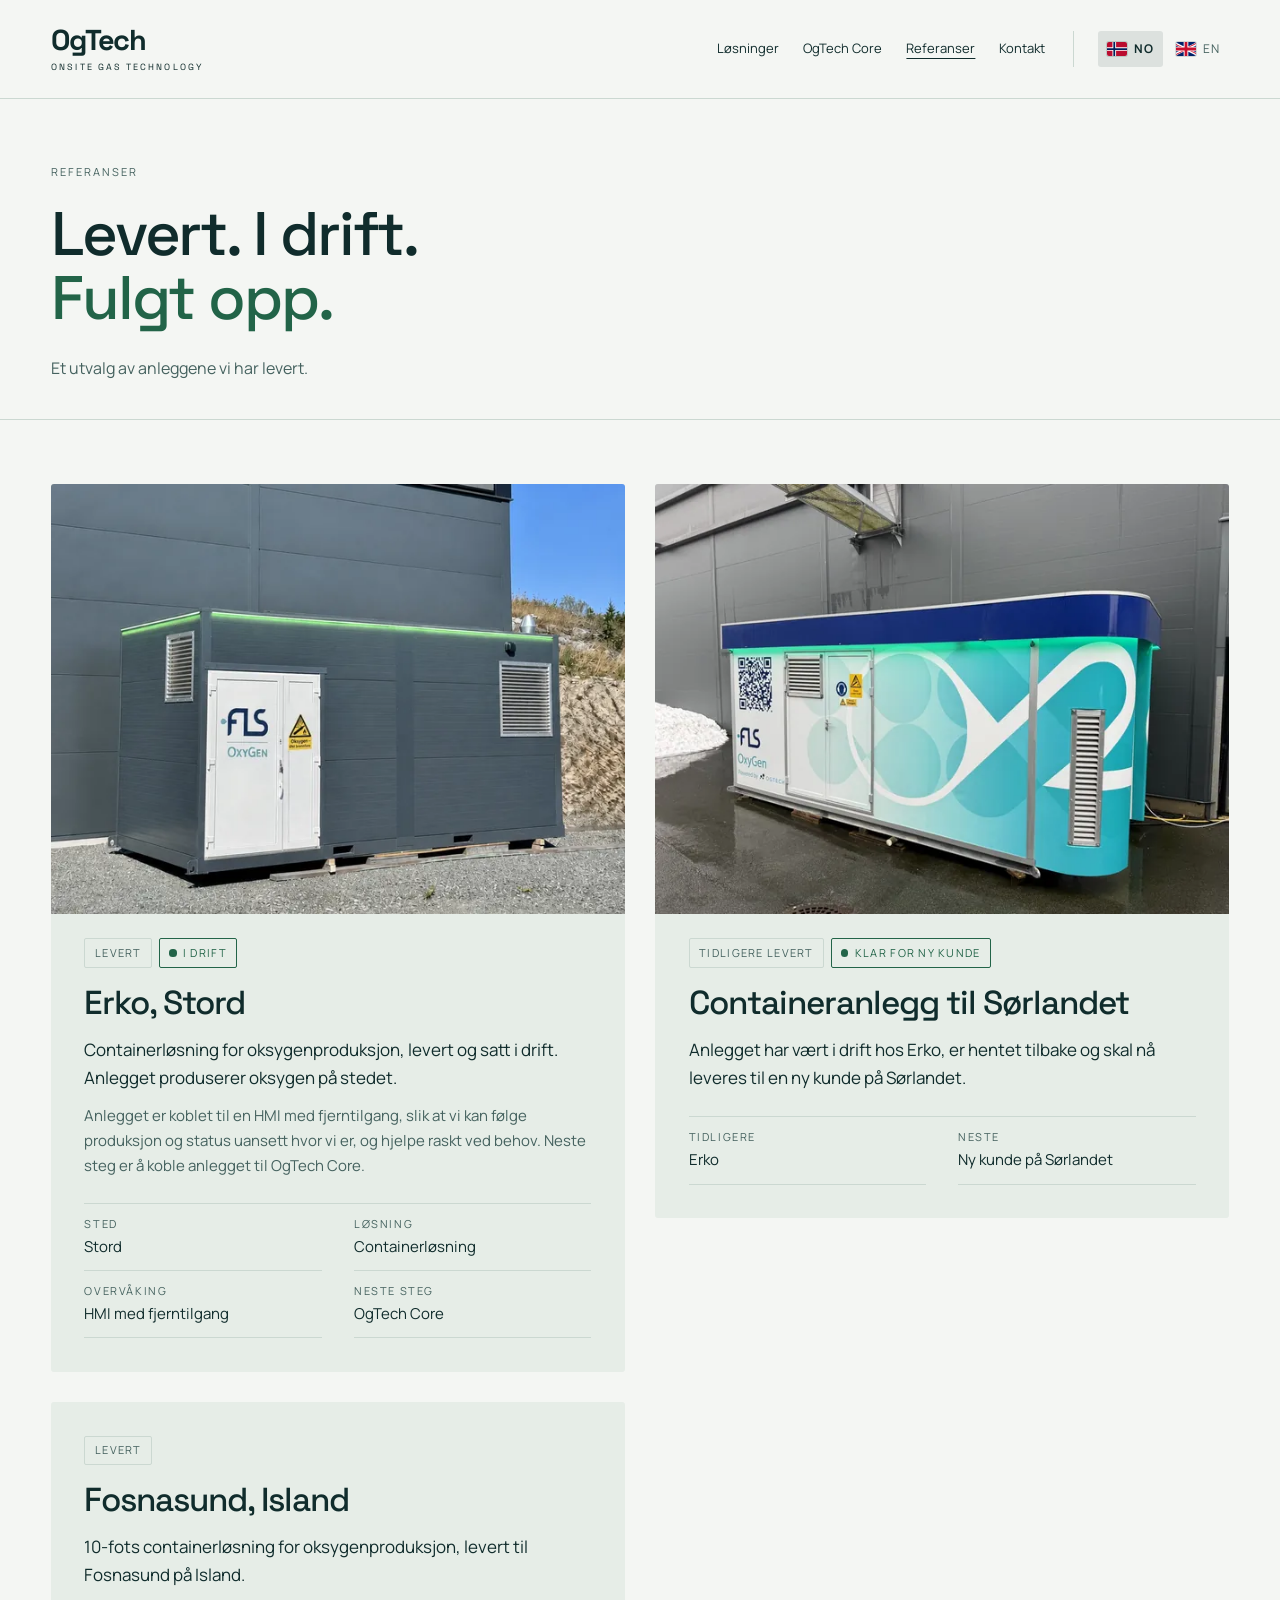
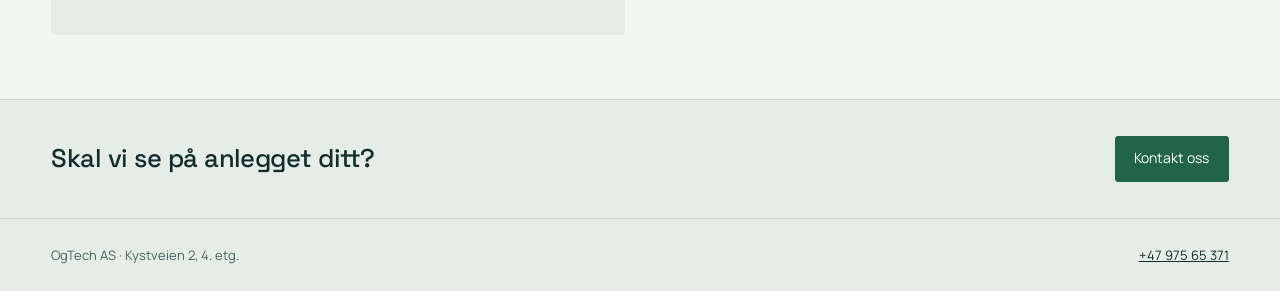
<file: v2/referanser/index.html>
<!DOCTYPE html>
<html lang="nb">
<head>
<meta charset="UTF-8">
<meta name="viewport" content="width=device-width, initial-scale=1">
<title>Referanser – OgTech</title>
<meta name="robots" content="noindex">
<meta name="description" content="Anlegg OgTech har levert, blant annet til Erko på Stord og Fosnasund på Island.">
<meta property="og:type" content="website">
<meta property="og:site_name" content="OgTech">
<meta property="og:title" content="Referanser – OgTech">
<meta property="og:description" content="Anlegg OgTech har levert, blant annet til Erko på Stord og Fosnasund på Island.">
<meta property="og:url" content="https://ogtech-as.github.io/Ogtech.no/v2/referanser/">
<meta property="og:image" content="https://ogtech-as.github.io/Ogtech.no/v2/assets/img/share-nb.jpg">
<meta property="og:image:width" content="1200">
<meta property="og:image:height" content="630">
<meta property="og:image:alt" content="OgTech – Lokalt produsert oksygen. Automatisk reserveforsyning. Full oversikt.">
<meta property="og:locale" content="nb_NO">
<meta name="twitter:card" content="summary_large_image">
<link rel="icon" href="../assets/favicon.svg" type="image/svg+xml">
<link rel="preload" href="../assets/fonts/manrope-latin-wght-normal.woff2" as="font" type="font/woff2" crossorigin>
<link rel="preload" href="../assets/fonts/space-grotesk-latin-wght-normal.woff2" as="font" type="font/woff2" crossorigin>
<link rel="stylesheet" href="../assets/style.css">
</head>
<body>
<a class="skip-link" href="#innhold">Hopp til innhold</a>
<header class="site-header">
 <div class="wrap">
  <a class="brand" href="../index.html">OgTech<small>ONSITE GAS TECHNOLOGY</small></a>
  <div class="header-right">
   <nav class="menu" aria-label="Hovedmeny">
    <a class="menu-link" href="../index.html#losninger">Løsninger</a>
    <a class="menu-link" href="../index.html#ogtech-core">OgTech Core</a>
    <a class="menu-link" href="index.html" aria-current="page">Referanser</a>
    <a class="menu-link" href="../index.html#kontakt">Kontakt</a>
   </nav>
   <nav class="lang" aria-label="Språk">
    <a href="index.html" hreflang="nb" lang="nb" aria-current="page" title="Norsk"><svg viewBox="0 0 22 16" preserveAspectRatio="none" aria-hidden="true"><rect width="22" height="16" fill="#ba0c2f"/><path d="M6 0h4v16H6zM0 6h22v4H0z" fill="#fff"/><path d="M7 0h2v16H7zM0 7h22v2H0z" fill="#00205b"/></svg>NO</a>
    <a href="../en/references/index.html" hreflang="en" lang="en" title="English"><svg viewBox="0 0 60 30" preserveAspectRatio="xMidYMid slice" aria-hidden="true"><clipPath id="uk-t"><path d="M30 15h30v15zv15H0zH0V0zV0h30z"/></clipPath><path d="M0 0h60v30H0z" fill="#012169"/><path d="M0 0l60 30m0-30L0 30" stroke="#fff" stroke-width="6"/><path d="M0 0l60 30m0-30L0 30" clip-path="url(#uk-t)" stroke="#c8102e" stroke-width="4"/><path d="M30 0v30M0 15h60" stroke="#fff" stroke-width="10"/><path d="M30 0v30M0 15h60" stroke="#c8102e" stroke-width="6"/></svg>EN</a>
   </nav>
  </div>
 </div>
</header>

<main id="innhold">
 <div class="wrap page-hero">
  <div class="hero-text">
   <p class="eyebrow">Referanser</p>
   <h1>Levert. I drift.<br><em>Fulgt opp.</em></h1>
   <p class="intro">Et utvalg av anleggene vi har levert.</p>
  </div>
 </div>

 <section class="refs">
  <div class="wrap">
   <div class="grid grid-2">
   <article class="ref" id="erko-stord">
    <figure class="ref-img"><img src="../assets/img/erko-stord-1086.webp" srcset="../assets/img/erko-stord-640.webp 640w, ../assets/img/erko-stord-1086.webp 1086w" sizes="(max-width: 860px) 100vw, 50vw" width="1086" height="814" alt="Containerløsningen for oksygenproduksjon hos Erko på Stord, en grå container med grønt lys langs taket."></figure>
    <div class="tags"><span class="tag">Levert</span><span class="tag tag-live">I drift</span></div>
    <h2>Erko, Stord</h2>
    <p class="lead">Containerløsning for oksygenproduksjon, levert og satt i drift. Anlegget produserer oksygen på stedet.</p>
    <p>Anlegget er koblet til en HMI med fjerntilgang, slik at vi kan følge produksjon og status uansett hvor vi er, og hjelpe raskt ved behov. Neste steg er å koble anlegget til OgTech Core.</p>
    <dl class="facts">
     <div><dt>Sted</dt><dd>Stord</dd></div>
     <div><dt>Løsning</dt><dd>Containerløsning</dd></div>
     <div><dt>Overvåking</dt><dd>HMI med fjerntilgang</dd></div>
     <div><dt>Neste steg</dt><dd>OgTech Core</dd></div>
    </dl>
   </article>
   <article class="ref" id="sorlandet">
    <figure class="ref-img"><img src="../assets/img/sorlandet-container-1200.webp" srcset="../assets/img/sorlandet-container-640.webp 640w, ../assets/img/sorlandet-container-1200.webp 1200w" sizes="(max-width: 860px) 100vw, 50vw" width="1200" height="900" alt="Containeranlegg for oksygenproduksjon med turkis og blå dekor og teksten «Powered by OgTech»." loading="lazy"></figure>
    <div class="tags"><span class="tag">Tidligere levert</span><span class="tag tag-live">Klar for ny kunde</span></div>
    <h2>Containeranlegg til Sørlandet</h2>
    <p class="lead">Anlegget har vært i drift hos Erko, er hentet tilbake og skal nå leveres til en ny kunde på Sørlandet.</p>
    <dl class="facts">
     <div><dt>Tidligere</dt><dd>Erko</dd></div>
     <div><dt>Neste</dt><dd>Ny kunde på Sørlandet</dd></div>
    </dl>
   </article>
   <article class="ref" id="fosnasund">
    <div class="tags"><span class="tag">Levert</span></div>
    <h2>Fosnasund, Island</h2>
    <p class="lead">10-fots containerløsning for oksygenproduksjon, levert til Fosnasund på Island.</p>
   </article>
   </div>
  </div>
 </section>

 <section class="cta">
  <div class="wrap">
   <h2>Skal vi se på anlegget ditt?</h2>
   <a class="btn-primary" href="../index.html#kontakt">Kontakt oss</a>
  </div>
 </section>
</main>

<footer class="site-footer">
 <div class="wrap">
  <span>OgTech AS · Kystveien 2, 4. etg.</span>
  <a href="tel:+4797565371">+47 975 65 371</a>
 </div>
</footer>
</body>
</html>
</file>
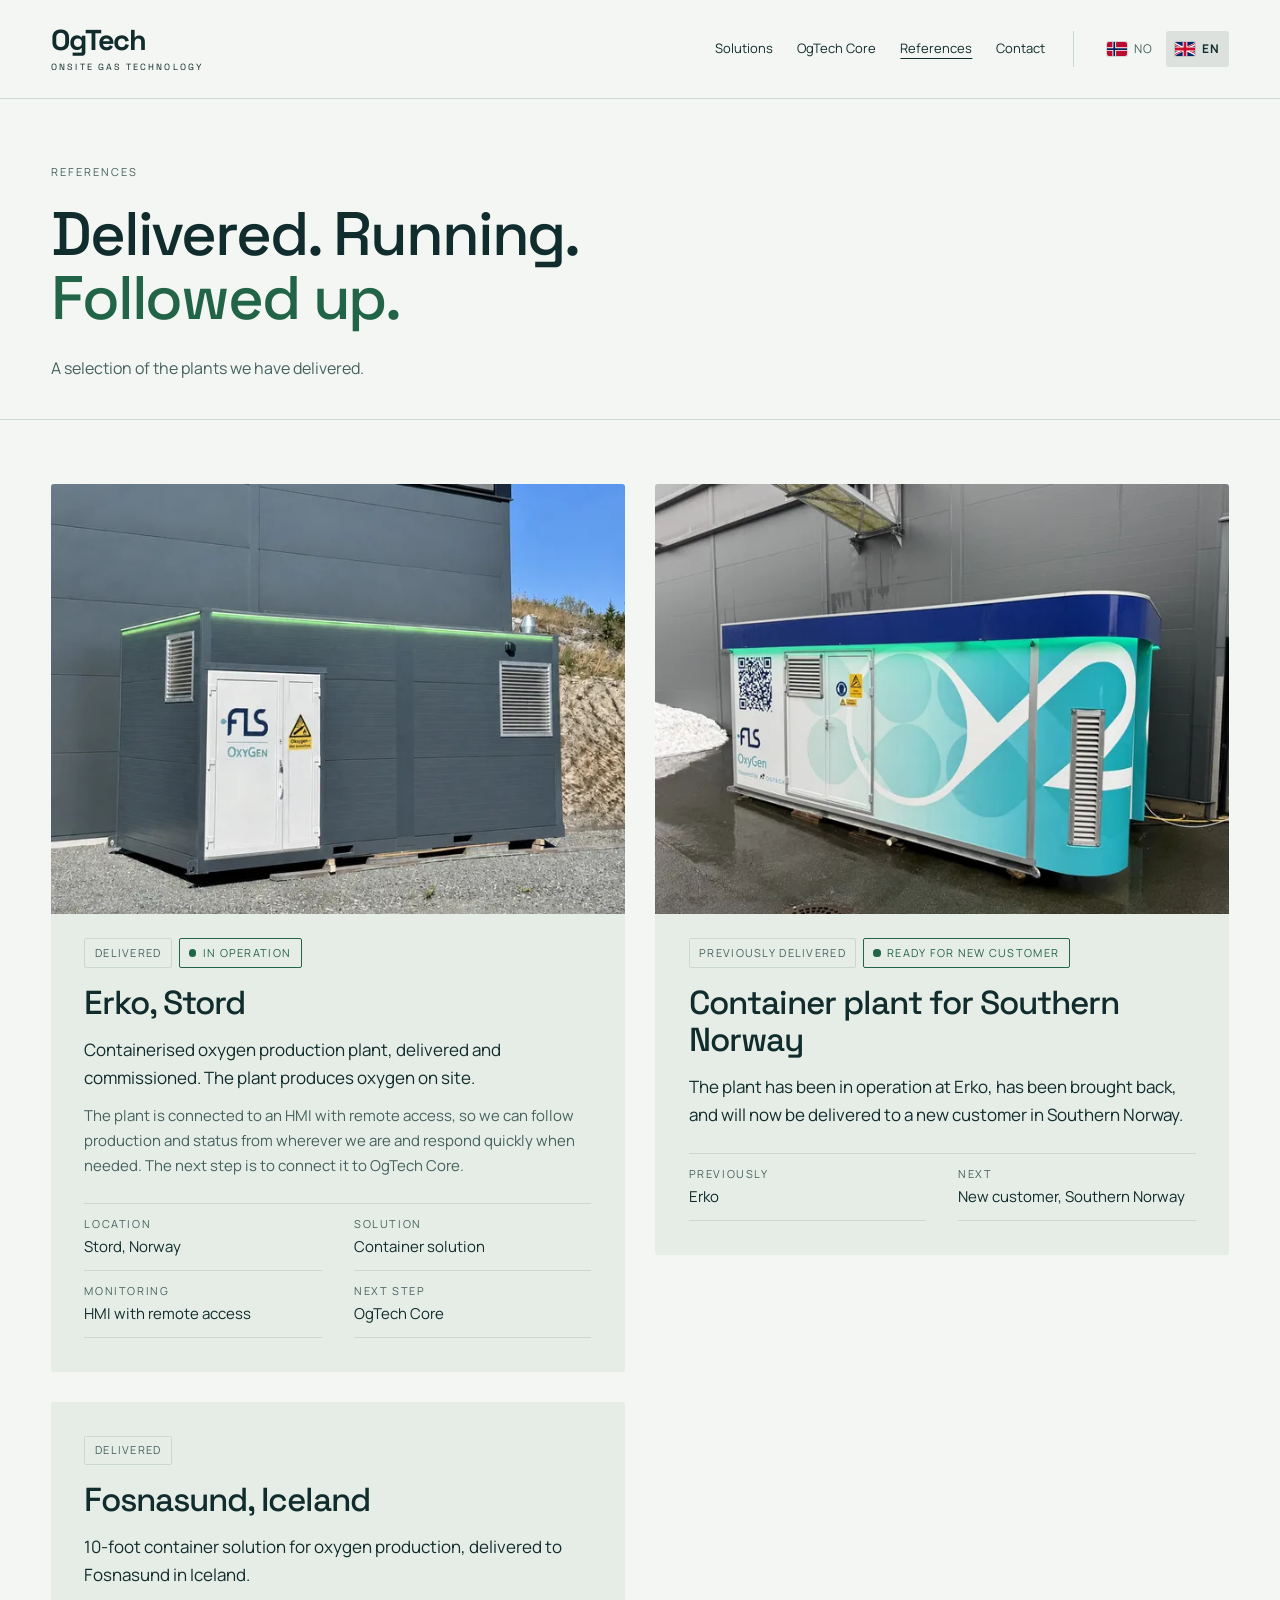
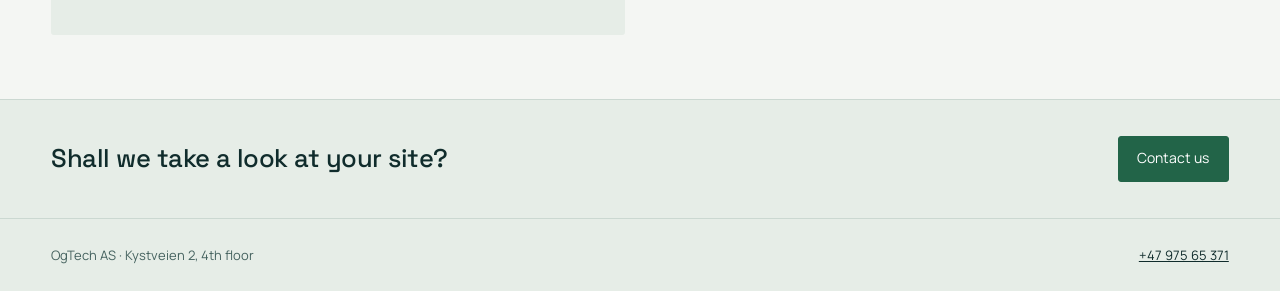
<file: v2/en/references/index.html>
<!DOCTYPE html>
<html lang="en">
<head>
<meta charset="UTF-8">
<meta name="viewport" content="width=device-width, initial-scale=1">
<title>References – OgTech</title>
<meta name="robots" content="noindex">
<meta name="description" content="Plants OgTech has delivered, including for Erko on Stord and Fosnasund in Iceland.">
<meta property="og:type" content="website">
<meta property="og:site_name" content="OgTech">
<meta property="og:title" content="References – OgTech">
<meta property="og:description" content="Plants OgTech has delivered, including for Erko on Stord and Fosnasund in Iceland.">
<meta property="og:url" content="https://ogtech-as.github.io/Ogtech.no/v2/en/references/">
<meta property="og:image" content="https://ogtech-as.github.io/Ogtech.no/v2/assets/img/share-en.jpg">
<meta property="og:image:width" content="1200">
<meta property="og:image:height" content="630">
<meta property="og:image:alt" content="OgTech – On-site oxygen. Automatic backup. Monitored remotely.">
<meta property="og:locale" content="en_GB">
<meta name="twitter:card" content="summary_large_image">
<link rel="icon" href="../../assets/favicon.svg" type="image/svg+xml">
<link rel="preload" href="../../assets/fonts/manrope-latin-wght-normal.woff2" as="font" type="font/woff2" crossorigin>
<link rel="preload" href="../../assets/fonts/space-grotesk-latin-wght-normal.woff2" as="font" type="font/woff2" crossorigin>
<link rel="stylesheet" href="../../assets/style.css">
</head>
<body>
<a class="skip-link" href="#innhold">Skip to content</a>
<header class="site-header">
 <div class="wrap">
  <a class="brand" href="../index.html">OgTech<small>ONSITE GAS TECHNOLOGY</small></a>
  <div class="header-right">
   <nav class="menu" aria-label="Main menu">
    <a class="menu-link" href="../index.html#solutions">Solutions</a>
    <a class="menu-link" href="../index.html#ogtech-core">OgTech Core</a>
    <a class="menu-link" href="index.html" aria-current="page">References</a>
    <a class="menu-link" href="../index.html#contact-us">Contact</a>
   </nav>
   <nav class="lang" aria-label="Language">
    <a href="../../referanser/index.html" hreflang="nb" lang="nb" title="Norsk"><svg viewBox="0 0 22 16" preserveAspectRatio="none" aria-hidden="true"><rect width="22" height="16" fill="#ba0c2f"/><path d="M6 0h4v16H6zM0 6h22v4H0z" fill="#fff"/><path d="M7 0h2v16H7zM0 7h22v2H0z" fill="#00205b"/></svg>NO</a>
    <a href="index.html" hreflang="en" lang="en" aria-current="page" title="English"><svg viewBox="0 0 60 30" preserveAspectRatio="xMidYMid slice" aria-hidden="true"><clipPath id="uk-t"><path d="M30 15h30v15zv15H0zH0V0zV0h30z"/></clipPath><path d="M0 0h60v30H0z" fill="#012169"/><path d="M0 0l60 30m0-30L0 30" stroke="#fff" stroke-width="6"/><path d="M0 0l60 30m0-30L0 30" clip-path="url(#uk-t)" stroke="#c8102e" stroke-width="4"/><path d="M30 0v30M0 15h60" stroke="#fff" stroke-width="10"/><path d="M30 0v30M0 15h60" stroke="#c8102e" stroke-width="6"/></svg>EN</a>
   </nav>
  </div>
 </div>
</header>

<main id="innhold">
 <div class="wrap page-hero">
  <div class="hero-text">
   <p class="eyebrow">References</p>
   <h1>Delivered. Running.<br><em>Followed up.</em></h1>
   <p class="intro">A selection of the plants we have delivered.</p>
  </div>
 </div>

 <section class="refs">
  <div class="wrap">
   <div class="grid grid-2">
   <article class="ref" id="erko-stord">
    <figure class="ref-img"><img src="../../assets/img/erko-stord-1086.webp" srcset="../../assets/img/erko-stord-640.webp 640w, ../../assets/img/erko-stord-1086.webp 1086w" sizes="(max-width: 860px) 100vw, 50vw" width="1086" height="814" alt="The containerised oxygen plant at Erko on Stord, a grey container with green light along the roof."></figure>
    <div class="tags"><span class="tag">Delivered</span><span class="tag tag-live">In operation</span></div>
    <h2>Erko, Stord</h2>
    <p class="lead">Containerised oxygen production plant, delivered and commissioned. The plant produces oxygen on site.</p>
    <p>The plant is connected to an HMI with remote access, so we can follow production and status from wherever we are and respond quickly when needed. The next step is to connect it to OgTech Core.</p>
    <dl class="facts">
     <div><dt>Location</dt><dd>Stord, Norway</dd></div>
     <div><dt>Solution</dt><dd>Container solution</dd></div>
     <div><dt>Monitoring</dt><dd>HMI with remote access</dd></div>
     <div><dt>Next step</dt><dd>OgTech Core</dd></div>
    </dl>
   </article>
   <article class="ref" id="sorlandet">
    <figure class="ref-img"><img src="../../assets/img/sorlandet-container-1200.webp" srcset="../../assets/img/sorlandet-container-640.webp 640w, ../../assets/img/sorlandet-container-1200.webp 1200w" sizes="(max-width: 860px) 100vw, 50vw" width="1200" height="900" alt="Containerised oxygen plant with turquoise and blue livery and the text “Powered by OgTech”." loading="lazy"></figure>
    <div class="tags"><span class="tag">Previously delivered</span><span class="tag tag-live">Ready for new customer</span></div>
    <h2>Container plant for Southern Norway</h2>
    <p class="lead">The plant has been in operation at Erko, has been brought back, and will now be delivered to a new customer in Southern Norway.</p>
    <dl class="facts">
     <div><dt>Previously</dt><dd>Erko</dd></div>
     <div><dt>Next</dt><dd>New customer, Southern Norway</dd></div>
    </dl>
   </article>
   <article class="ref" id="fosnasund">
    <div class="tags"><span class="tag">Delivered</span></div>
    <h2>Fosnasund, Iceland</h2>
    <p class="lead">10-foot container solution for oxygen production, delivered to Fosnasund in Iceland.</p>
   </article>
   </div>
  </div>
 </section>

 <section class="cta">
  <div class="wrap">
   <h2>Shall we take a look at your site?</h2>
   <a class="btn-primary" href="../index.html#contact-us">Contact us</a>
  </div>
 </section>
</main>

<footer class="site-footer">
 <div class="wrap">
  <span>OgTech AS · Kystveien 2, 4th floor</span>
  <a href="tel:+4797565371">+47 975 65 371</a>
 </div>
</footer>
</body>
</html>
</file>
<file: assets/style.css>
/* Fonts (SIL OFL 1.1), self-hosted – see assets/fonts/OFL-*.txt
   Manrope: body text, buttons, menus. Space Grotesk: headings and large numbers. */
@font-face{font-family:"Manrope";font-style:normal;font-weight:200 800;font-display:swap;src:url(fonts/manrope-latin-wght-normal.woff2) format("woff2");unicode-range:U+0000-00FF,U+0131,U+0152-0153,U+02BB-02BC,U+02C6,U+02DA,U+02DC,U+0304,U+0308,U+0329,U+2000-206F,U+20AC,U+2122,U+2191,U+2193,U+2212,U+2215,U+FEFF,U+FFFD}
@font-face{font-family:"Manrope";font-style:normal;font-weight:200 800;font-display:swap;src:url(fonts/manrope-latin-ext-wght-normal.woff2) format("woff2");unicode-range:U+0100-02BA,U+02BD-02C5,U+02C7-02CC,U+02CE-02D7,U+02DD-02FF,U+0304,U+0308,U+0329,U+1D00-1DBF,U+1E00-1E9F,U+1EF2-1EFF,U+2020,U+20A0-20AB,U+20AD-20C0,U+2113,U+2C60-2C7F,U+A720-A7FF}
@font-face{font-family:"Space Grotesk";font-style:normal;font-weight:300 700;font-display:swap;src:url(fonts/space-grotesk-latin-wght-normal.woff2) format("woff2");unicode-range:U+0000-00FF,U+0131,U+0152-0153,U+02BB-02BC,U+02C6,U+02DA,U+02DC,U+0304,U+0308,U+0329,U+2000-206F,U+20AC,U+2122,U+2191,U+2193,U+2212,U+2215,U+FEFF,U+FFFD}
@font-face{font-family:"Space Grotesk";font-style:normal;font-weight:300 700;font-display:swap;src:url(fonts/space-grotesk-latin-ext-wght-normal.woff2) format("woff2");unicode-range:U+0100-02BA,U+02BD-02C5,U+02C7-02CC,U+02CE-02D7,U+02DD-02FF,U+0304,U+0308,U+0329,U+1D00-1DBF,U+1E00-1E9F,U+1EF2-1EFF,U+2020,U+20A0-20AB,U+20AD-20C0,U+2113,U+2C60-2C7F,U+A720-A7FF}

:root{
  color-scheme:light dark;
  --paper:light-dark(#f4f6f3,#0d201f);
  --ink:light-dark(#102c2c,#e6efeb);
  --muted:light-dark(#45625f,#adc2bb);
  --line:light-dark(#cbd8d1,#38544e);
  --surface:light-dark(#e6ede7,#17312e);
  --accent:light-dark(#226448,#b6dba4);
  --on-accent:light-dark(#ffffff,#132819);
  --gutter:clamp(20px,4vw,56px);
  --max:1280px;
  --font-body:"Manrope",Arial,Helvetica,sans-serif;
  --font-heading:"Space Grotesk",Arial,Helvetica,sans-serif;
}
@media (min-width:1600px){html{font-size:17px}}
@media (min-width:2200px){html{font-size:18px}}

*{box-sizing:border-box}
html{-webkit-text-size-adjust:100%}
body{margin:0;background:var(--paper);color:var(--ink);font-family:var(--font-body);line-height:1.6;overflow-x:hidden}
h1,h2,h3,p,ul{margin:0}
h1,h2,h3,.brand{font-family:var(--font-heading)}
a{color:inherit}
button{font:inherit;cursor:pointer}
button:focus-visible,a:focus-visible{outline:2px solid #339cff;outline-offset:3px}
[hidden]{display:none!important}

.wrap{width:100%;max-width:var(--max);margin-inline:auto;padding-inline:var(--gutter)}

.eyebrow{font-size:.6875rem;text-transform:uppercase;letter-spacing:.125rem;color:var(--muted);line-height:1.6;margin-bottom:1.4rem}

/* Header */
.site-header{border-bottom:1px solid var(--line)}
.site-header .wrap{display:flex;align-items:center;justify-content:space-between;gap:1.5rem;padding-block:1.6rem}
.brand{font-size:1.8rem;font-weight:700;letter-spacing:-.09rem;line-height:1;text-decoration:none}
.brand small{display:block;font-size:.5625rem;letter-spacing:.13rem;font-weight:400;margin-top:.55rem;white-space:nowrap}
.header-right{display:flex;align-items:center;gap:1.75rem;flex-wrap:wrap}
.menu{display:flex;align-items:center;gap:1.5rem;flex-wrap:wrap}
.menu-link{display:inline-flex;align-items:center;border:0;background:transparent;color:var(--ink);font-size:.8125rem;padding:.5rem 0;min-height:44px;text-decoration:none}
.menu-link:hover,.menu-link[aria-expanded=true],.menu-link[aria-current=page]{text-decoration:underline;text-underline-offset:5px}

.lang{display:flex;align-items:center;gap:.25rem;padding-left:1.5rem;border-left:1px solid var(--line)}
.lang a{display:flex;align-items:center;gap:.45rem;font-size:.75rem;letter-spacing:.06rem;text-decoration:none;padding:.4rem .55rem;border-radius:3px;min-height:36px;color:var(--muted)}
.lang a:hover{color:var(--ink);background:color-mix(in srgb,var(--ink) 8%,transparent)}
.lang a[aria-current=page]{color:var(--ink);font-weight:700;background:color-mix(in srgb,var(--ink) 10%,transparent)}
.lang svg{width:20px;height:14px;border-radius:2px;flex:none;box-shadow:0 0 0 1px color-mix(in srgb,var(--ink) 15%,transparent)}

/* Info panels opened from the menu */
.panel{background:var(--surface);border-bottom:1px solid var(--line)}
.panel .wrap{padding-block:1.75rem}
.panel h2{font-size:1.375rem;font-weight:500;letter-spacing:-.03rem;margin-bottom:.75rem}
.panel p{font-size:.9375rem;line-height:1.65;max-width:52rem;color:var(--muted)}
.panel a{color:var(--ink);font-weight:700}

/* Hero */
.hero{display:grid;grid-template-columns:1.3fr 1fr;gap:clamp(32px,4.5vw,72px);align-items:center;padding-block:clamp(40px,7vw,104px)}
/* Font size follows the text column so each headline line («Færre bekymringer.») fits on one line */
.hero-text{container-type:inline-size;min-width:0}
h1{font-size:min(clamp(2.3rem,4.8vw,4rem),10.4cqi);line-height:1.04;font-weight:500;letter-spacing:-.035em;margin-bottom:1.5rem}
h1 em{font-style:normal;color:var(--accent)}
.intro{font-size:1rem;line-height:1.65;max-width:32rem;color:var(--muted)}
.actions{display:flex;gap:1.25rem;align-items:center;flex-wrap:wrap;margin-top:2rem}
.btn-primary{border:1px solid var(--accent);background:var(--accent);color:var(--on-accent);font-size:.875rem;padding:.8rem 1.15rem;border-radius:3px;line-height:1.35;min-height:44px}
.btn-primary:hover{filter:brightness(.93)}
.btn-secondary{background:transparent;color:var(--ink);border:0;padding:.8rem 0;font-size:.875rem;min-height:44px;text-align:left}
.btn-secondary:hover{text-decoration:underline;text-underline-offset:5px}

.core{background:var(--surface);padding:clamp(22px,2.4vw,36px);border-radius:3px;min-width:0}
.core .eyebrow{font-size:.625rem;margin-bottom:1.5rem}
.core-name{font-size:clamp(1.75rem,2.6vw,2.4rem);letter-spacing:-.04em;font-weight:500;line-height:1.1;margin-bottom:.5rem}
.core-sub{font-size:.8125rem;color:var(--muted);line-height:1.5}
.connect{display:flex;align-items:center;gap:.55rem;margin:1.75rem 0;color:var(--accent)}
.connect::before,.connect::after{content:"";height:1px;background:var(--line);flex:1}
.connect span{font-size:.75rem;border:1px solid var(--line);border-radius:50%;width:2.25rem;height:2.25rem;display:grid;place-items:center}
.core-list{padding:0;list-style:none}
.core-list li{display:flex;gap:.75rem;justify-content:space-between;padding:.75rem 0;font-size:.8125rem;border-top:1px solid var(--line);line-height:1.45}
.core-list li span:last-child{color:var(--muted);text-align:right}

/* Principles */
.principles{border-block:1px solid var(--line)}
.principles .wrap{display:grid;grid-template-columns:repeat(3,1fr);gap:clamp(20px,3vw,48px);padding-block:2rem}
.principles h2{font-size:1.125rem;font-weight:500;line-height:1.25;margin-bottom:.6rem;letter-spacing:-.02rem}
.principles p{font-size:.8125rem;line-height:1.65;color:var(--muted)}

/* Technology */
.technology{border-bottom:1px solid var(--line)}
.technology .wrap{padding-block:clamp(28px,4vw,56px)}
.technology .eyebrow{margin-bottom:.75rem}
.technology h2{font-size:clamp(1.5rem,2.4vw,2rem);line-height:1.2;font-weight:500;letter-spacing:-.04rem;margin-bottom:1rem}
.technology p:not(.eyebrow){font-size:.9375rem;line-height:1.65;color:var(--muted);max-width:52rem;margin-bottom:.75rem}
.technology p:last-child{margin-bottom:0}

/* Installation */
.install .wrap{padding-block:clamp(28px,4vw,56px)}
.install-head{display:flex;justify-content:space-between;gap:1.1rem;align-items:center;flex-wrap:wrap;margin-bottom:1.1rem}
.install h2{font-size:clamp(1.375rem,2vw,1.75rem);letter-spacing:-.04rem;font-weight:500;line-height:1.2}
.install-nav{display:flex;gap:.35rem;flex-wrap:wrap}
.choice{font-size:.75rem;padding:.6rem .75rem;border:1px solid var(--line);border-radius:2px;background:transparent;color:var(--ink)}
.choice:hover{border-color:var(--ink)}
.choice[aria-pressed=true]{background:var(--ink);color:var(--paper);border-color:var(--ink)}
.install-copy{font-size:.875rem;color:var(--muted);line-height:1.6;max-width:46rem;min-height:2.8em}

/* Footer */
.site-footer{border-top:1px solid var(--line);background:var(--surface)}
.site-footer .wrap{display:flex;justify-content:space-between;gap:1rem;flex-wrap:wrap;padding-block:1.6rem;font-size:.8125rem;color:var(--muted)}
.site-footer a{color:var(--ink)}

@media (max-width:960px){
  .hero{grid-template-columns:1fr}
  .core{max-width:36rem}
}
@media (max-width:720px){
  .site-header .wrap{flex-direction:column;align-items:flex-start;gap:1rem;padding-block:1.4rem}
  .header-right{width:100%;justify-content:space-between;gap:.75rem}
  .menu{gap:1.1rem}
  .lang{padding-left:0;border-left:0;margin-left:-.55rem}
  .principles .wrap{grid-template-columns:1fr;gap:1.25rem}
  h1{letter-spacing:-.03em}
}
@media (pointer:coarse){.choice{min-height:44px}}
</file>
<file: v2/assets/style.css>
/* Fonts (SIL OFL 1.1), self-hosted – see assets/fonts/OFL-*.txt
   Manrope: body text, buttons, menus. Space Grotesk: headings and large numbers. */
@font-face{font-family:"Manrope";font-style:normal;font-weight:200 800;font-display:swap;src:url(fonts/manrope-latin-wght-normal.woff2) format("woff2");unicode-range:U+0000-00FF,U+0131,U+0152-0153,U+02BB-02BC,U+02C6,U+02DA,U+02DC,U+0304,U+0308,U+0329,U+2000-206F,U+20AC,U+2122,U+2191,U+2193,U+2212,U+2215,U+FEFF,U+FFFD}
@font-face{font-family:"Manrope";font-style:normal;font-weight:200 800;font-display:swap;src:url(fonts/manrope-latin-ext-wght-normal.woff2) format("woff2");unicode-range:U+0100-02BA,U+02BD-02C5,U+02C7-02CC,U+02CE-02D7,U+02DD-02FF,U+0304,U+0308,U+0329,U+1D00-1DBF,U+1E00-1E9F,U+1EF2-1EFF,U+2020,U+20A0-20AB,U+20AD-20C0,U+2113,U+2C60-2C7F,U+A720-A7FF}
@font-face{font-family:"Space Grotesk";font-style:normal;font-weight:300 700;font-display:swap;src:url(fonts/space-grotesk-latin-wght-normal.woff2) format("woff2");unicode-range:U+0000-00FF,U+0131,U+0152-0153,U+02BB-02BC,U+02C6,U+02DA,U+02DC,U+0304,U+0308,U+0329,U+2000-206F,U+20AC,U+2122,U+2191,U+2193,U+2212,U+2215,U+FEFF,U+FFFD}
@font-face{font-family:"Space Grotesk";font-style:normal;font-weight:300 700;font-display:swap;src:url(fonts/space-grotesk-latin-ext-wght-normal.woff2) format("woff2");unicode-range:U+0100-02BA,U+02BD-02C5,U+02C7-02CC,U+02CE-02D7,U+02DD-02FF,U+0304,U+0308,U+0329,U+1D00-1DBF,U+1E00-1E9F,U+1EF2-1EFF,U+2020,U+20A0-20AB,U+20AD-20C0,U+2113,U+2C60-2C7F,U+A720-A7FF}

:root{
  color-scheme:light dark;
  --paper:light-dark(#f4f6f3,#0d201f);
  --ink:light-dark(#102c2c,#e6efeb);
  --muted:light-dark(#45625f,#adc2bb);
  --line:light-dark(#cbd8d1,#38544e);
  --surface:light-dark(#e6ede7,#17312e);
  --accent:light-dark(#226448,#b6dba4);
  --on-accent:light-dark(#ffffff,#132819);
  --gutter:clamp(20px,4vw,56px);
  --max:1280px;
  --font-body:"Manrope",Arial,Helvetica,sans-serif;
  --font-heading:"Space Grotesk",Arial,Helvetica,sans-serif;
}
@media (min-width:1600px){html{font-size:17px}}
@media (min-width:2200px){html{font-size:18px}}

*{box-sizing:border-box}
html{-webkit-text-size-adjust:100%;scroll-behavior:smooth}
@media (prefers-reduced-motion:reduce){html{scroll-behavior:auto}}
[id]{scroll-margin-top:1rem}
body{margin:0;background:var(--paper);color:var(--ink);font-family:var(--font-body);line-height:1.6;overflow-x:hidden}
h1,h2,h3,p,ul{margin:0}
h1,h2,h3,h4,.brand{font-family:var(--font-heading)}
a{color:inherit}
button{font:inherit;cursor:pointer}
button:focus-visible,a:focus-visible{outline:2px solid #339cff;outline-offset:3px}
[hidden]{display:none!important}
.skip-link{position:absolute;left:1rem;top:-4rem;z-index:10;background:var(--accent);color:var(--on-accent);padding:.6rem 1rem;border-radius:3px;font-size:.875rem;text-decoration:none}
.skip-link:focus{top:1rem}

.wrap{width:100%;max-width:var(--max);margin-inline:auto;padding-inline:var(--gutter)}

.eyebrow{font-size:.6875rem;text-transform:uppercase;letter-spacing:.125rem;color:var(--muted);line-height:1.6;margin-bottom:1.4rem}

/* Header */
.site-header{border-bottom:1px solid var(--line)}
.site-header .wrap{display:flex;align-items:center;justify-content:space-between;gap:1.5rem;padding-block:1.6rem}
.brand{font-size:1.8rem;font-weight:700;letter-spacing:-.09rem;line-height:1;text-decoration:none}
.brand small{display:block;font-size:.5625rem;letter-spacing:.13rem;font-weight:400;margin-top:.55rem;white-space:nowrap}
.header-right{display:flex;align-items:center;gap:1.75rem;flex-wrap:wrap}
.menu{display:flex;align-items:center;gap:1.5rem;flex-wrap:wrap}
.menu-link{display:inline-flex;align-items:center;border:0;background:transparent;color:var(--ink);font-size:.8125rem;padding:.5rem 0;min-height:44px;text-decoration:none}
.menu-link:hover,.menu-link[aria-expanded=true],.menu-link[aria-current=page]{text-decoration:underline;text-underline-offset:5px}

.lang{display:flex;align-items:center;gap:.25rem;padding-left:1.5rem;border-left:1px solid var(--line)}
.lang a{display:flex;align-items:center;gap:.45rem;font-size:.75rem;letter-spacing:.06rem;text-decoration:none;padding:.4rem .55rem;border-radius:3px;min-height:36px;color:var(--muted)}
.lang a:hover{color:var(--ink);background:color-mix(in srgb,var(--ink) 8%,transparent)}
.lang a[aria-current=page]{color:var(--ink);font-weight:700;background:color-mix(in srgb,var(--ink) 10%,transparent)}
.lang svg{width:20px;height:14px;border-radius:2px;flex:none;box-shadow:0 0 0 1px color-mix(in srgb,var(--ink) 15%,transparent)}

/* Hero */
.hero{display:grid;grid-template-columns:1.5fr 1fr;gap:clamp(32px,4.5vw,72px);align-items:center;padding-block:clamp(40px,7vw,104px)}
/* Font size follows the text column so each headline line («Færre bekymringer.») fits on one line */
.hero-text{container-type:inline-size;min-width:0}
h1{font-size:min(clamp(2.3rem,4.8vw,4rem),9.8cqi);line-height:1.04;font-weight:500;letter-spacing:-.035em;margin-bottom:1.5rem}
h1 em{font-style:normal;color:var(--accent)}
/* Longer headline lines: one sentence per line where there is room, balanced wrapping on phones */
.nowrap{white-space:nowrap}
h1.h1-long{font-size:max(1.75rem,min(3.6rem,6.5cqi));text-wrap:balance}
.intro{font-size:1rem;line-height:1.65;max-width:32rem;color:var(--muted)}
.actions{display:flex;gap:1.25rem;align-items:center;flex-wrap:wrap;margin-top:2rem}
.btn-primary{border:1px solid var(--accent);background:var(--accent);color:var(--on-accent);font-size:.875rem;padding:.8rem 1.15rem;border-radius:3px;line-height:1.35;min-height:44px}
.btn-primary:hover{filter:brightness(.93)}
.btn-secondary{background:transparent;color:var(--ink);border:0;padding:.8rem 0;font-size:.875rem;min-height:44px;text-align:left}
.btn-secondary:hover{text-decoration:underline;text-underline-offset:5px}

.core{background:var(--surface);padding:clamp(22px,2.4vw,36px);border-radius:3px;min-width:0}
.core .eyebrow{font-size:.625rem;margin-bottom:1.5rem}
.core-name{font-size:clamp(1.75rem,2.6vw,2.4rem);letter-spacing:-.04em;font-weight:500;line-height:1.1;margin-bottom:.5rem}
.core-sub{font-size:.8125rem;color:var(--muted);line-height:1.5}
.connect{display:flex;align-items:center;gap:.55rem;margin:1.75rem 0;color:var(--accent)}
.connect::before,.connect::after{content:"";height:1px;background:var(--line);flex:1}
.connect span{font-size:.75rem;border:1px solid var(--line);border-radius:50%;width:2.25rem;height:2.25rem;display:grid;place-items:center}
.core-list{padding:0;list-style:none}
.core-list li{display:flex;gap:.75rem;justify-content:space-between;padding:.75rem 0;font-size:.8125rem;border-top:1px solid var(--line);line-height:1.45}
.core-list li span:last-child{color:var(--muted);text-align:right}

/* Installation */
.install{border-top:1px solid var(--line)}
.install .wrap{padding-block:clamp(28px,4vw,56px)}
.install-head{display:flex;justify-content:space-between;gap:1.1rem;align-items:center;flex-wrap:wrap;margin-bottom:1.1rem}
.install h2{font-size:clamp(1.375rem,2vw,1.75rem);letter-spacing:-.04rem;font-weight:500;line-height:1.2}
.install-nav{display:flex;gap:.35rem;flex-wrap:wrap}
.choice{font-size:.75rem;padding:.6rem .75rem;border:1px solid var(--line);border-radius:2px;background:transparent;color:var(--ink)}
.choice:hover{border-color:var(--ink)}
.choice[aria-pressed=true]{background:var(--ink);color:var(--paper);border-color:var(--ink)}
.install-copy{font-size:.875rem;color:var(--muted);line-height:1.6;max-width:46rem;min-height:2.8em}

/* Content sections (v2) */
.section{border-top:1px solid var(--line)}
.section>.wrap{padding-block:clamp(40px,5.5vw,88px)}
.section-head{max-width:46rem;margin-bottom:clamp(24px,3vw,44px)}
.section-head .eyebrow{margin-bottom:.9rem}
.section-head h2{font-size:clamp(1.6rem,3vw,2.5rem);font-weight:500;letter-spacing:-.03em;line-height:1.1;margin-bottom:.8rem}
.section-head p:not(.eyebrow){font-size:1rem;line-height:1.65;color:var(--muted)}
.grid{display:grid;gap:clamp(20px,2.4vw,36px);margin:0;padding:0;list-style:none}
.grid-3{grid-template-columns:repeat(3,minmax(0,1fr))}
.grid-4{grid-template-columns:repeat(4,minmax(0,1fr))}
.item{border-top:2px solid var(--accent);padding-top:1.1rem}
.item h3,.item h4{font-size:1.1875rem;font-weight:500;letter-spacing:-.015em;line-height:1.25;margin-bottom:.55rem}
.item p{font-size:.875rem;line-height:1.65;color:var(--muted)}
.num{display:block;font-family:var(--font-heading);font-size:.8125rem;font-weight:600;letter-spacing:.06em;color:var(--accent);margin-bottom:.55rem}
.uptime{background:var(--surface)}
.note{margin-top:2rem;font-size:.8125rem;color:var(--muted)}
.people{display:grid;grid-template-columns:repeat(3,minmax(0,1fr));gap:clamp(20px,2.4vw,36px)}
.person{border-top:2px solid var(--accent);padding-top:1.1rem}
.person p{font-size:.9375rem;line-height:1.6}
.person-name{font-family:var(--font-heading);font-size:1.1875rem!important;font-weight:500;letter-spacing:-.015em}
.person-role{color:var(--muted);margin-bottom:.6rem}
.person a{font-weight:600;text-decoration:none;color:var(--ink)}
.person a:hover{text-decoration:underline;text-underline-offset:5px}

/* "Delivered to" strip under the hero */
.proof{border-top:1px solid var(--line)}
.proof .wrap{display:flex;flex-wrap:wrap;justify-content:space-between;align-items:center;gap:.75rem 2rem;padding-block:1.25rem}
.proof p{display:flex;flex-wrap:wrap;align-items:baseline;gap:.5rem 1.75rem;font-family:var(--font-heading);font-size:clamp(1.05rem,1.6vw,1.3rem)}
.proof strong{font-weight:500}
.proof-label{font-family:var(--font-body);font-size:.6875rem;letter-spacing:.125rem;text-transform:uppercase;color:var(--muted)}
.proof a{font-size:.875rem;color:var(--ink);text-underline-offset:5px}

/* Key figures */
.stats{border-top:1px solid var(--line)}
.stats>.wrap{padding-block:clamp(28px,4vw,52px)}
.stat{border-top:2px solid var(--accent);padding-top:1rem}
.stat-num{font-family:var(--font-heading);font-size:clamp(1.9rem,3.4vw,2.9rem);font-weight:600;letter-spacing:-.03em;line-height:1.05;white-space:nowrap}
.stat-label{font-size:.875rem;color:var(--muted);margin-top:.45rem}

.sub-title{font-size:.6875rem!important;font-family:var(--font-body)!important;font-weight:400!important;letter-spacing:.125rem;text-transform:uppercase;color:var(--muted);margin:clamp(36px,4vw,56px) 0 1.1rem}

.section-head+.sub-title{margin-top:0}
/* HMI screenshots */
.hmi{display:grid;grid-template-columns:repeat(2,minmax(0,1fr));gap:clamp(20px,2.4vw,36px)}
.hmi figure{margin:0}
.hmi img{display:block;width:100%;height:auto;border-radius:6px;border:1px solid var(--line);box-shadow:0 10px 30px rgba(0,0,0,.18)}
.hmi figcaption{font-size:.8125rem;line-height:1.5;color:var(--muted);margin-top:.75rem}

/* References page */
.page-hero{padding-block:clamp(36px,5vw,80px) clamp(24px,3vw,48px)}
.refs{border-top:1px solid var(--line)}
.refs>.wrap{padding-block:clamp(32px,5vw,72px)}
.refs .grid{align-items:start}
.grid-2{grid-template-columns:repeat(2,minmax(0,1fr))}
.ref{background:var(--surface);border-radius:3px;padding:clamp(22px,2.6vw,36px)}
.ref-img{margin:calc(-1*clamp(22px,2.6vw,36px)) calc(-1*clamp(22px,2.6vw,36px)) 1.5rem}
.ref-img img{display:block;width:100%;height:auto;border-radius:3px 3px 0 0}
.ref h2{font-size:clamp(1.6rem,2.6vw,2.2rem);font-weight:500;letter-spacing:-.03em;line-height:1.1;margin-bottom:.9rem}
.ref p{font-size:.9375rem;line-height:1.65;color:var(--muted);margin-bottom:.75rem}
.ref .lead{font-size:1.0625rem;color:var(--ink)}
.tags{display:flex;gap:.4rem;flex-wrap:wrap;margin-bottom:1.1rem}
.tag{display:inline-flex;align-items:center;gap:.4rem;font-size:.6875rem;letter-spacing:.08rem;text-transform:uppercase;padding:.3rem .6rem;border:1px solid var(--line);border-radius:2px;color:var(--muted)}
.tag-live{border-color:var(--accent);color:var(--accent)}
.tag-live::before{content:"";width:.45rem;height:.45rem;border-radius:50%;background:currentColor}
.facts{display:grid;grid-template-columns:repeat(2,minmax(0,1fr));column-gap:2rem;margin:1.5rem 0 0;border-top:1px solid var(--line)}
.facts div{padding:.7rem 0;border-bottom:1px solid var(--line)}
.facts dt{font-size:.6875rem;letter-spacing:.1rem;text-transform:uppercase;color:var(--muted)}
.facts dd{margin:.15rem 0 0;font-size:.9375rem}
.cta{border-top:1px solid var(--line);background:var(--surface)}
.cta .wrap{display:flex;justify-content:space-between;align-items:center;gap:1rem 2rem;flex-wrap:wrap;padding-block:2.25rem}
.cta h2{font-size:clamp(1.25rem,2vw,1.6rem);font-weight:500;letter-spacing:-.02em}
a.btn-primary,a.btn-secondary{display:inline-flex;align-items:center;text-decoration:none}

/* Footer */
.site-footer{border-top:1px solid var(--line);background:var(--surface)}
.site-footer .wrap{display:flex;justify-content:space-between;gap:1rem;flex-wrap:wrap;padding-block:1.6rem;font-size:.8125rem;color:var(--muted)}
.site-footer a{color:var(--ink)}

@media (max-width:960px){
  .hero{grid-template-columns:1fr}
  .core{max-width:36rem}
}
@media (max-width:720px){
  .site-header .wrap{flex-direction:column;align-items:flex-start;gap:1rem;padding-block:1.4rem}
  .header-right{width:100%;justify-content:space-between;gap:.75rem}
  .menu{gap:1.1rem}
  .lang{padding-left:0;border-left:0;margin-left:-.55rem}
  h1{letter-spacing:-.03em}
}
@media (max-width:1024px){.grid-4{grid-template-columns:repeat(2,minmax(0,1fr))}}
@media (max-width:860px){.grid-2,.hmi{grid-template-columns:1fr}}
@media (max-width:720px){.grid-3,.grid-4{grid-template-columns:1fr}.people{grid-template-columns:1fr}}
@media (max-width:520px){.facts{grid-template-columns:1fr}}
@media (pointer:coarse){.choice{min-height:44px}}
</file>
